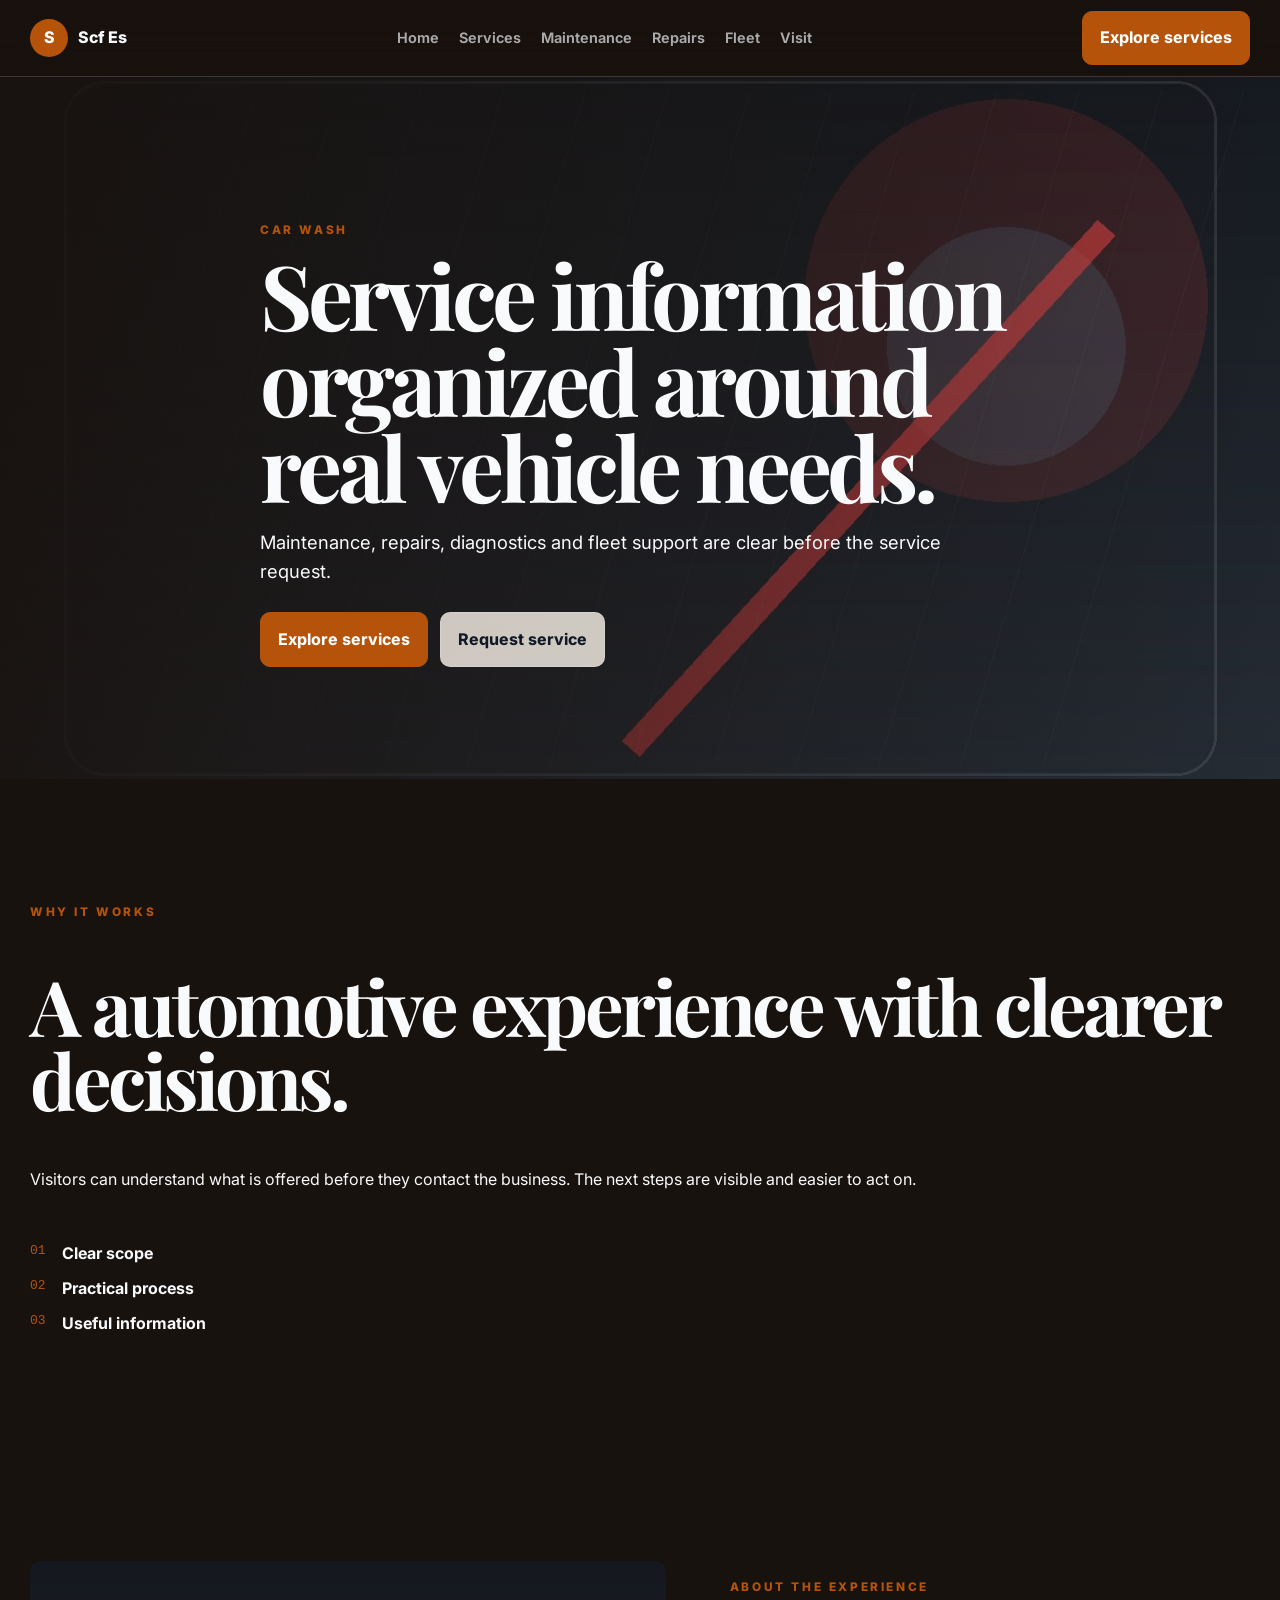
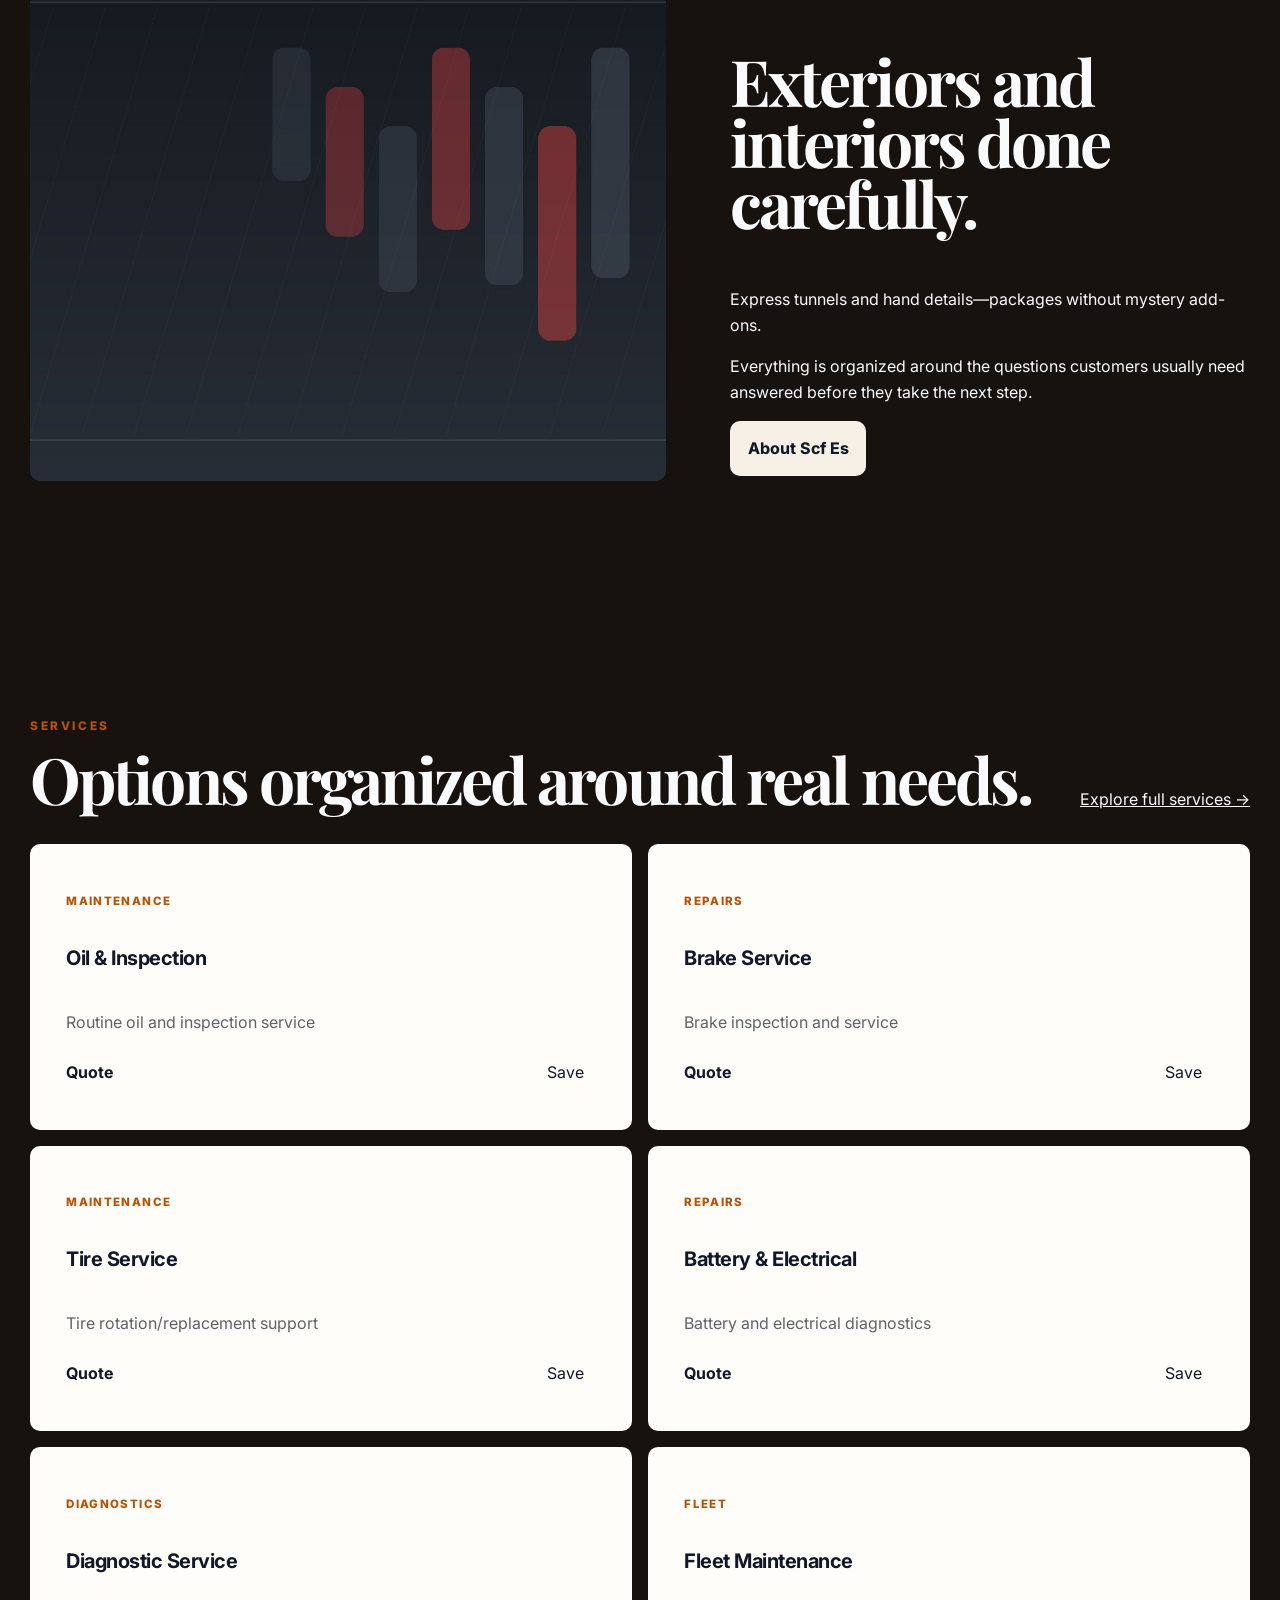
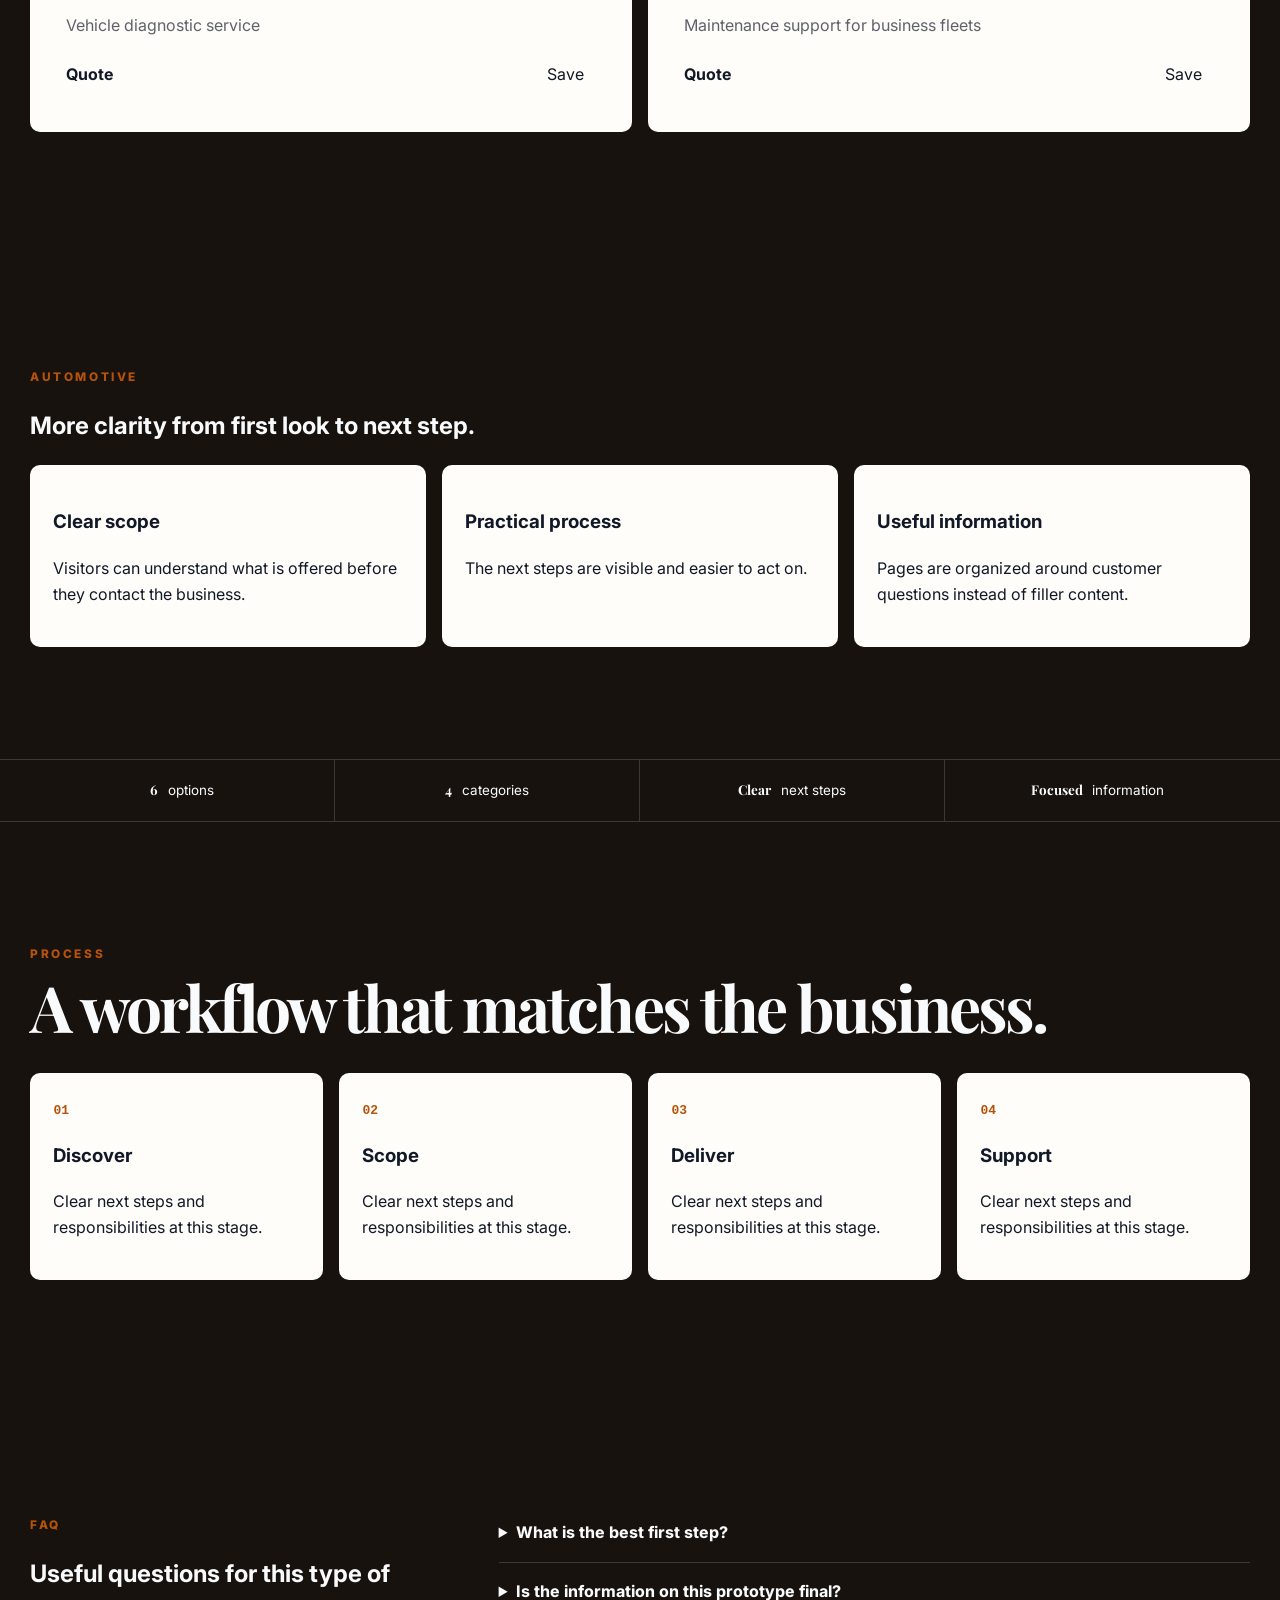
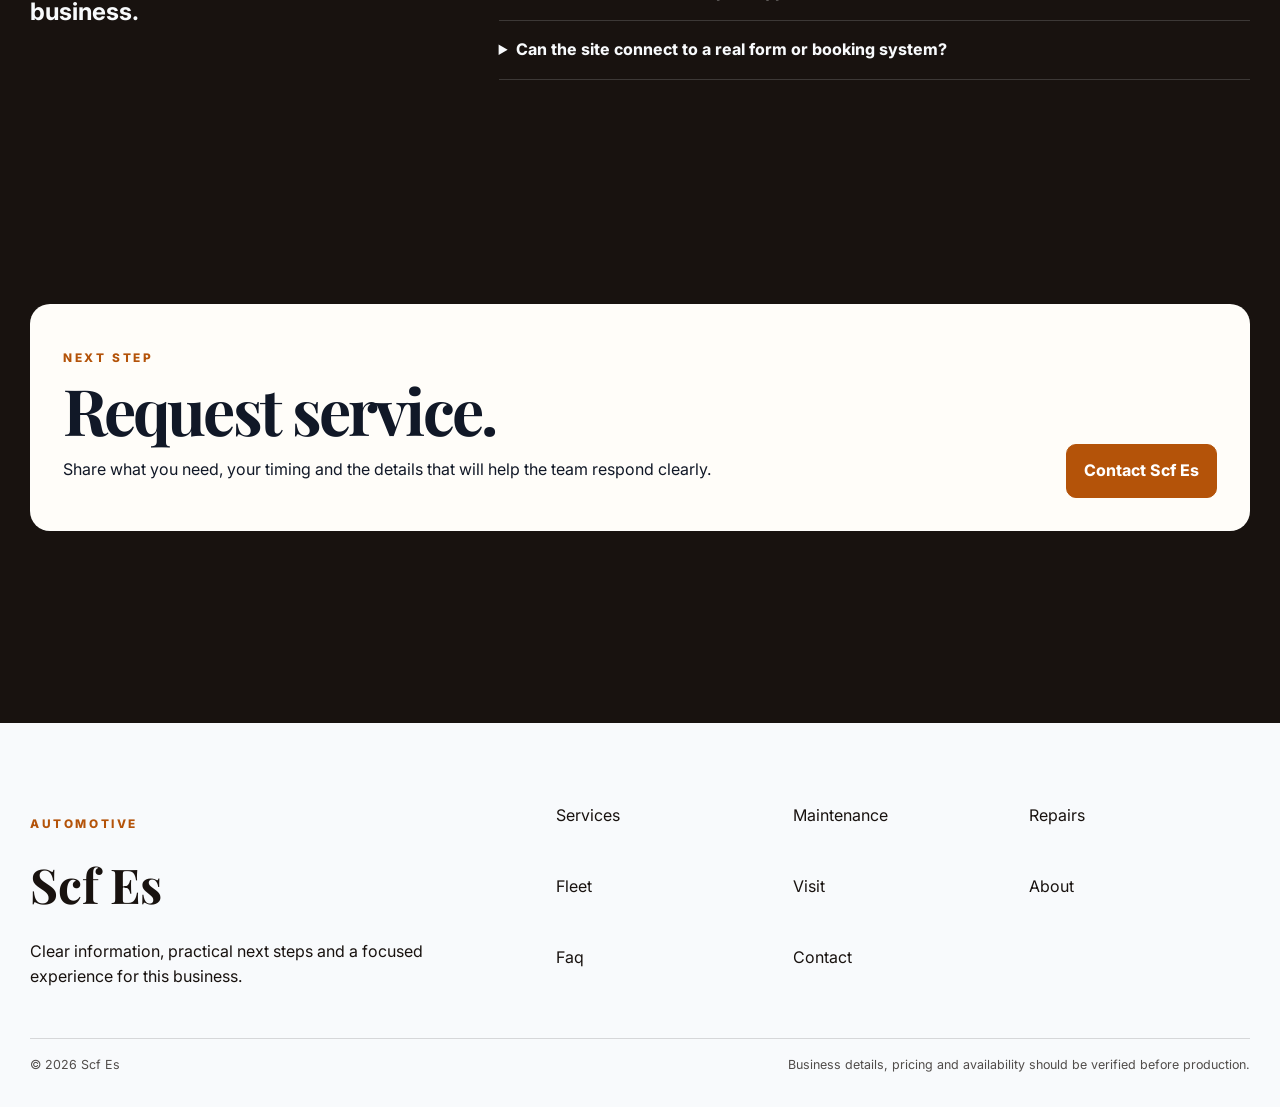
<file: index.html>
<!doctype html><html lang="en"><head><meta charset="utf-8"><meta name="viewport" content="width=device-width,initial-scale=1"><title>Home | Scf Es</title><meta name="description" content="Scf Es — Home. Exteriors and interiors done carefully.."><meta name="theme-color" content="#18120f"><meta property="og:title" content="Home | Scf Es"><meta property="og:description" content="Scf Es — Home. Exteriors and interiors done carefully.."><meta property="og:image" content="assets/hero.jpg"><meta name="twitter:card" content="summary_large_image"><link rel="preconnect" href="https://fonts.googleapis.com"><link rel="preconnect" href="https://fonts.gstatic.com" crossorigin><link href="https://fonts.googleapis.com/css2?family=Inter:wght@400;500;600;700;800&family=Playfair+Display:wght@500;600;700;800&display=swap" rel="stylesheet"><link rel="stylesheet" href="styles.css"><link rel="icon" href="favicon.svg" type="image/svg+xml"><script type="application/ld+json">{"@context": "https://schema.org", "@type": "Organization", "name": "Scf Es", "description": "Scf Es \u2014 Home. Exteriors and interiors done carefully..", "url": "https://example.invalid", "knowsAbout": ["Automotive"]}</script></head><body class="arch-luxury hero-editorial_type nav-centered cards-stacked density-airy" data-arch="luxury"><header class="site-header"><div class="shell nav-shell"><a class="brand" href="index.html"><span class="brand-mark">S</span><span>Scf Es</span></a><button class="menu-toggle" type="button" data-nav-toggle aria-expanded="false">Menu</button><nav data-nav><a href="index.html">Home</a><a href="services.html">Services</a><a href="maintenance.html">Maintenance</a><a href="repairs.html">Repairs</a><a href="fleet.html">Fleet</a><a href="visit.html">Visit</a></nav><a class="nav-cta" href="contact.html">Explore services</a></div></header><main><section class="home-hero section-hero"><div class="hero-media"><img src="assets/hero.jpg" alt="Car Wash brand visual"></div><div class="hero-shade"></div><div class="shell hero-copy"><p class="eyebrow">CAR WASH</p><h1>Service information organized around real vehicle needs.</h1><p>Maintenance, repairs, diagnostics and fleet support are clear before the service request.</p><div class="actions"><a class="btn primary" href="services.html">Explore services</a><a class="btn secondary" href="contact.html">Request service</a></div></div></section><section class="section manifesto"><div class="shell manifesto-grid"><p class="eyebrow">WHY IT WORKS</p><h2>A automotive experience with clearer decisions.</h2><p>Visitors can understand what is offered before they contact the business. The next steps are visible and easier to act on.</p><div class="manifesto-index"><span>01</span><b>Clear scope</b><span>02</span><b>Practical process</b><span>03</span><b>Useful information</b></div></div></section><section class="section story"><div class="shell story-grid"><figure><img src="assets/detail.jpg" alt="Automotive detail"></figure><div><p class="eyebrow">ABOUT THE EXPERIENCE</p><h2>Exteriors and interiors done carefully.</h2><p>Express tunnels and hand details—packages without mystery add-ons.</p><p>Everything is organized around the questions customers usually need answered before they take the next step.</p><a class="btn tertiary" href="about.html">About Scf Es</a></div></div></section><section class="section catalog-preview"><div class="shell"><div class="section-head"><div><p class="eyebrow">SERVICES</p><h2>Options organized around real needs.</h2></div><a href="services.html">Explore full services →</a></div><div class="catalog-grid"><article class="catalog-card" data-category="Maintenance"><p class="catalog-category">Maintenance</p><h3>Oil &amp; Inspection</h3><p>Routine oil and inspection service</p><div class="catalog-meta"><strong>Quote</strong><button type="button" data-save-item="Oil &amp; Inspection">Save</button></div></article><article class="catalog-card" data-category="Repairs"><p class="catalog-category">Repairs</p><h3>Brake Service</h3><p>Brake inspection and service</p><div class="catalog-meta"><strong>Quote</strong><button type="button" data-save-item="Brake Service">Save</button></div></article><article class="catalog-card" data-category="Maintenance"><p class="catalog-category">Maintenance</p><h3>Tire Service</h3><p>Tire rotation/replacement support</p><div class="catalog-meta"><strong>Quote</strong><button type="button" data-save-item="Tire Service">Save</button></div></article><article class="catalog-card" data-category="Repairs"><p class="catalog-category">Repairs</p><h3>Battery &amp; Electrical</h3><p>Battery and electrical diagnostics</p><div class="catalog-meta"><strong>Quote</strong><button type="button" data-save-item="Battery &amp; Electrical">Save</button></div></article><article class="catalog-card" data-category="Diagnostics"><p class="catalog-category">Diagnostics</p><h3>Diagnostic Service</h3><p>Vehicle diagnostic service</p><div class="catalog-meta"><strong>Quote</strong><button type="button" data-save-item="Diagnostic Service">Save</button></div></article><article class="catalog-card" data-category="Fleet"><p class="catalog-category">Fleet</p><h3>Fleet Maintenance</h3><p>Maintenance support for business fleets</p><div class="catalog-meta"><strong>Quote</strong><button type="button" data-save-item="Fleet Maintenance">Save</button></div></article></div></div></section><section class="section model-feature"><div class="shell"><p class="eyebrow">AUTOMOTIVE</p><h2>More clarity from first look to next step.</h2><div class="feature-grid"><article><h3>Clear scope</h3><p>Visitors can understand what is offered before they contact the business.</p></article><article><h3>Practical process</h3><p>The next steps are visible and easier to act on.</p></article><article><h3>Useful information</h3><p>Pages are organized around customer questions instead of filler content.</p></article></div></div></section><section class="proof-strip"><div class="shell proof-grid"><span><b>6</b> options</span><span><b>4</b> categories</span><span><b>Clear</b> next steps</span><span><b>Focused</b> information</span></div></section><section class="section process"><div class="shell"><div class="section-head"><div><p class="eyebrow">PROCESS</p><h2>A workflow that matches the business.</h2></div></div><div class="process-grid"><article><b>01</b><h3>Discover</h3><p>Clear next steps and responsibilities at this stage.</p></article><article><b>02</b><h3>Scope</h3><p>Clear next steps and responsibilities at this stage.</p></article><article><b>03</b><h3>Deliver</h3><p>Clear next steps and responsibilities at this stage.</p></article><article><b>04</b><h3>Support</h3><p>Clear next steps and responsibilities at this stage.</p></article></div></div></section><section class="section faq"><div class="shell faq-grid"><div><p class="eyebrow">FAQ</p><h2>Useful questions for this type of business.</h2></div><div class="faq-list"><details><summary>What is the best first step?</summary><p>Start with the primary contact path and share the specific outcome, timing and constraints involved.</p></details><details><summary>Is the information on this prototype final?</summary><p>No. Pricing, availability, policies and business details marked as demo should be verified before production.</p></details><details><summary>Can the site connect to a real form or booking system?</summary><p>Yes. Demo forms are intentionally non-transmitting until a real endpoint or workflow is configured.</p></details></div></div></section><section class="section final-cta"><div class="shell cta-panel"><div><p class="eyebrow">NEXT STEP</p><h2>Request service.</h2><p>Share what you need, your timing and the details that will help the team respond clearly.</p></div><a class="btn primary" href="contact.html">Contact Scf Es</a></div></section></main><footer class="site-footer"><div class="shell footer-main"><div><p class="eyebrow">Automotive</p><h2>Scf Es</h2><p>Clear information, practical next steps and a focused experience for this business.</p></div><div class="footer-links"><a href="services.html">Services</a><a href="maintenance.html">Maintenance</a><a href="repairs.html">Repairs</a><a href="fleet.html">Fleet</a><a href="visit.html">Visit</a><a href="about.html">About</a><a href="faq.html">Faq</a><a href="contact.html">Contact</a></div></div><div class="shell footer-bottom"><span>© 2026 Scf Es</span><span>Business details, pricing and availability should be verified before production.</span></div></footer><div class="toast" data-toast></div><script src="site.js"></script></body></html>
</file>
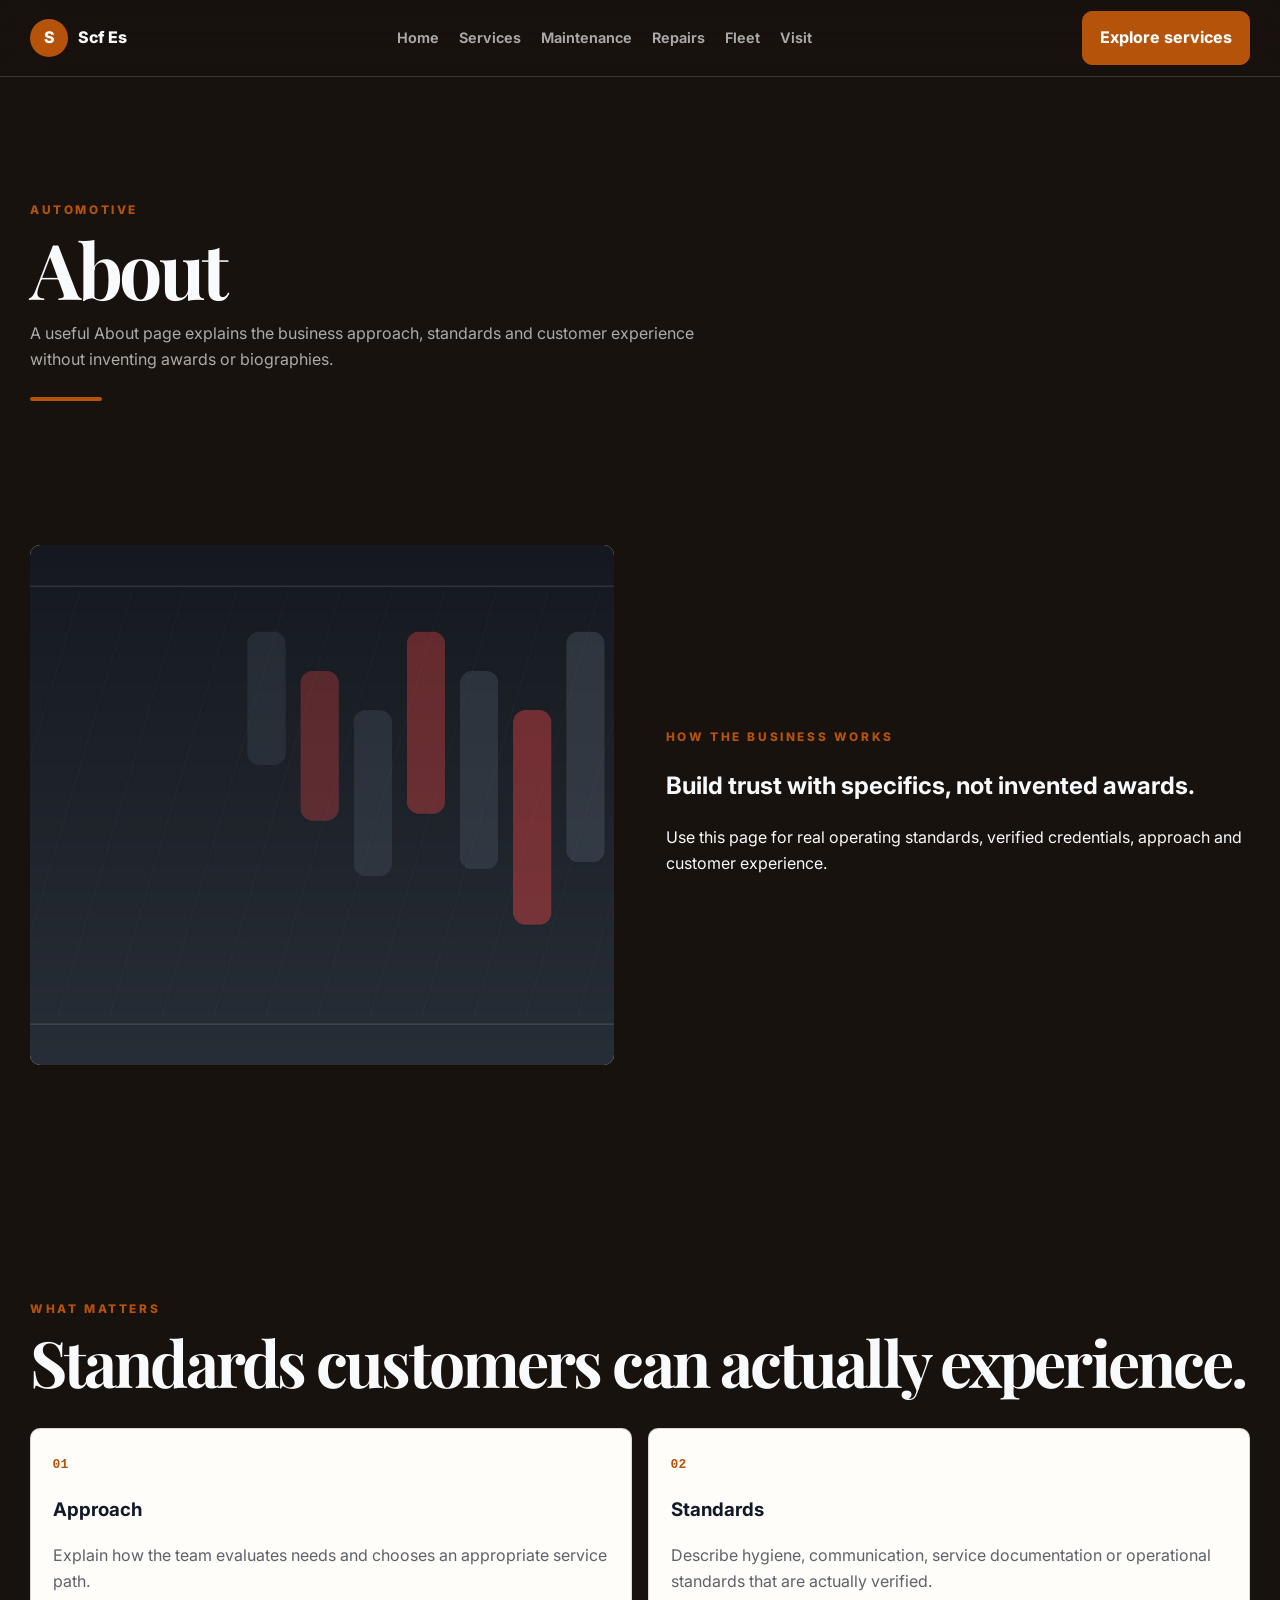
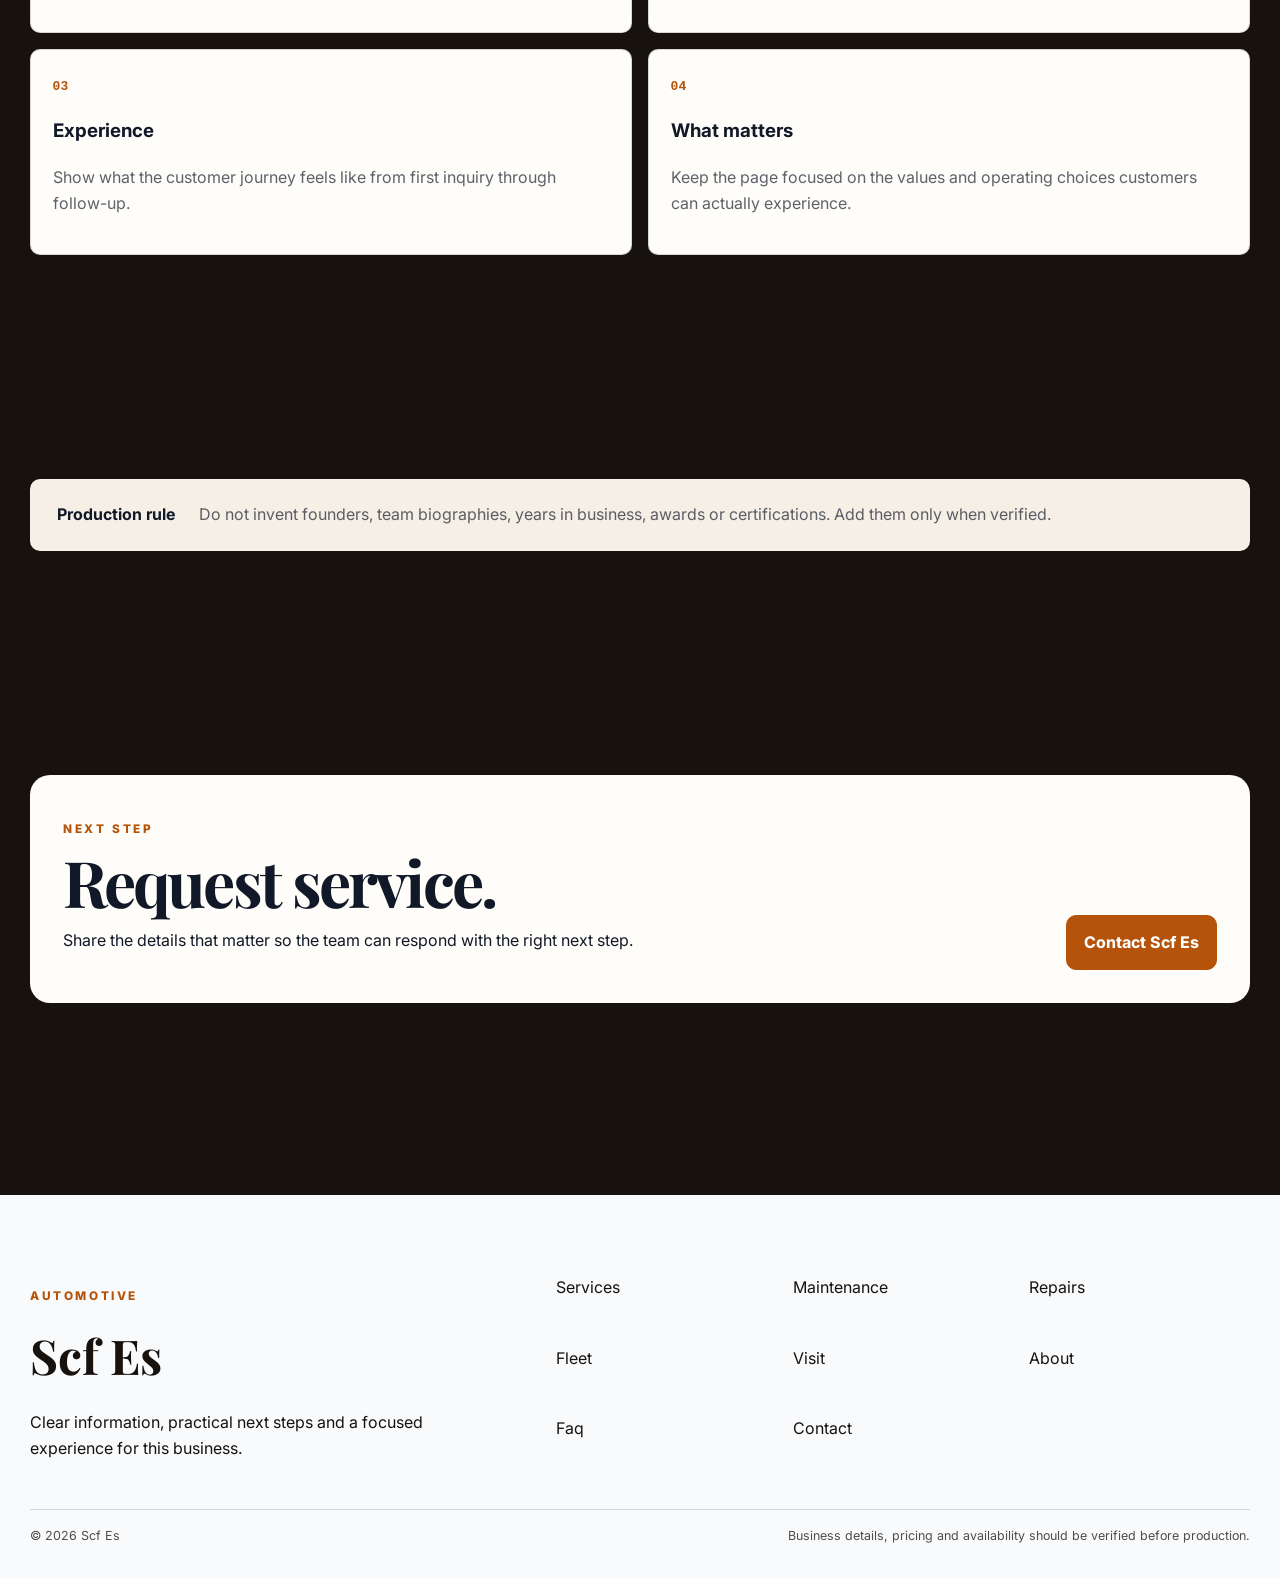
<file: about.html>
<!doctype html><html lang="en"><head><meta charset="utf-8"><meta name="viewport" content="width=device-width,initial-scale=1"><title>About | Scf Es</title><meta name="description" content="Scf Es — About. Exteriors and interiors done carefully.."><meta name="theme-color" content="#18120f"><meta property="og:title" content="About | Scf Es"><meta property="og:description" content="Scf Es — About. Exteriors and interiors done carefully.."><meta property="og:image" content="assets/hero.jpg"><meta name="twitter:card" content="summary_large_image"><link rel="preconnect" href="https://fonts.googleapis.com"><link rel="preconnect" href="https://fonts.gstatic.com" crossorigin><link href="https://fonts.googleapis.com/css2?family=Inter:wght@400;500;600;700;800&family=Playfair+Display:wght@500;600;700;800&display=swap" rel="stylesheet"><link rel="stylesheet" href="styles.css"><link rel="icon" href="favicon.svg" type="image/svg+xml"><script type="application/ld+json">{"@context": "https://schema.org", "@type": "Organization", "name": "Scf Es", "description": "Scf Es \u2014 About. Exteriors and interiors done carefully..", "url": "https://example.invalid", "knowsAbout": ["Automotive"]}</script></head><body class="arch-luxury hero-editorial_type nav-centered cards-stacked density-airy" data-arch="luxury"><header class="site-header"><div class="shell nav-shell"><a class="brand" href="index.html"><span class="brand-mark">S</span><span>Scf Es</span></a><button class="menu-toggle" type="button" data-nav-toggle aria-expanded="false">Menu</button><nav data-nav><a href="index.html">Home</a><a href="services.html">Services</a><a href="maintenance.html">Maintenance</a><a href="repairs.html">Repairs</a><a href="fleet.html">Fleet</a><a href="visit.html">Visit</a></nav><a class="nav-cta" href="contact.html">Explore services</a></div></header><main><section class="page-hero shell internal-hero internal-about"><p class="eyebrow">AUTOMOTIVE</p><h1>About</h1><p>A useful About page explains the business approach, standards and customer experience without inventing awards or biographies.</p></section><section class="section about-story"><div class="shell media-callout"><figure class="visual-frame" data-visual-frame><img src="assets/detail.jpg" alt="Scf Es story" loading="lazy" data-safe-image></figure><div><p class="eyebrow">HOW THE BUSINESS WORKS</p><h2>Build trust with specifics, not invented awards.</h2><p>Use this page for real operating standards, verified credentials, approach and customer experience.</p></div></div></section><section class="section values-section"><div class="shell"><div class="section-head"><div><p class="eyebrow">WHAT MATTERS</p><h2>Standards customers can actually experience.</h2></div></div><div class="values-grid"><article class="subpage-card"><span>01</span><h3>Approach</h3><p>Explain how the team evaluates needs and chooses an appropriate service path.</p></article><article class="subpage-card"><span>02</span><h3>Standards</h3><p>Describe hygiene, communication, service documentation or operational standards that are actually verified.</p></article><article class="subpage-card"><span>03</span><h3>Experience</h3><p>Show what the customer journey feels like from first inquiry through follow-up.</p></article><article class="subpage-card"><span>04</span><h3>What matters</h3><p>Keep the page focused on the values and operating choices customers can actually experience.</p></article></div></div></section><section class="section about-proof"><div class="shell info-band"><b>Production rule</b><p>Do not invent founders, team biographies, years in business, awards or certifications. Add them only when verified.</p></div></section><section class="section internal-cta"><div class="shell cta-panel"><div><p class="eyebrow">NEXT STEP</p><h2>Request service.</h2><p>Share the details that matter so the team can respond with the right next step.</p></div><a class="btn primary" href="contact.html">Contact Scf Es</a></div></section></main><footer class="site-footer"><div class="shell footer-main"><div><p class="eyebrow">Automotive</p><h2>Scf Es</h2><p>Clear information, practical next steps and a focused experience for this business.</p></div><div class="footer-links"><a href="services.html">Services</a><a href="maintenance.html">Maintenance</a><a href="repairs.html">Repairs</a><a href="fleet.html">Fleet</a><a href="visit.html">Visit</a><a href="about.html">About</a><a href="faq.html">Faq</a><a href="contact.html">Contact</a></div></div><div class="shell footer-bottom"><span>© 2026 Scf Es</span><span>Business details, pricing and availability should be verified before production.</span></div></footer><div class="toast" data-toast></div><script src="site.js"></script></body></html>
</file>
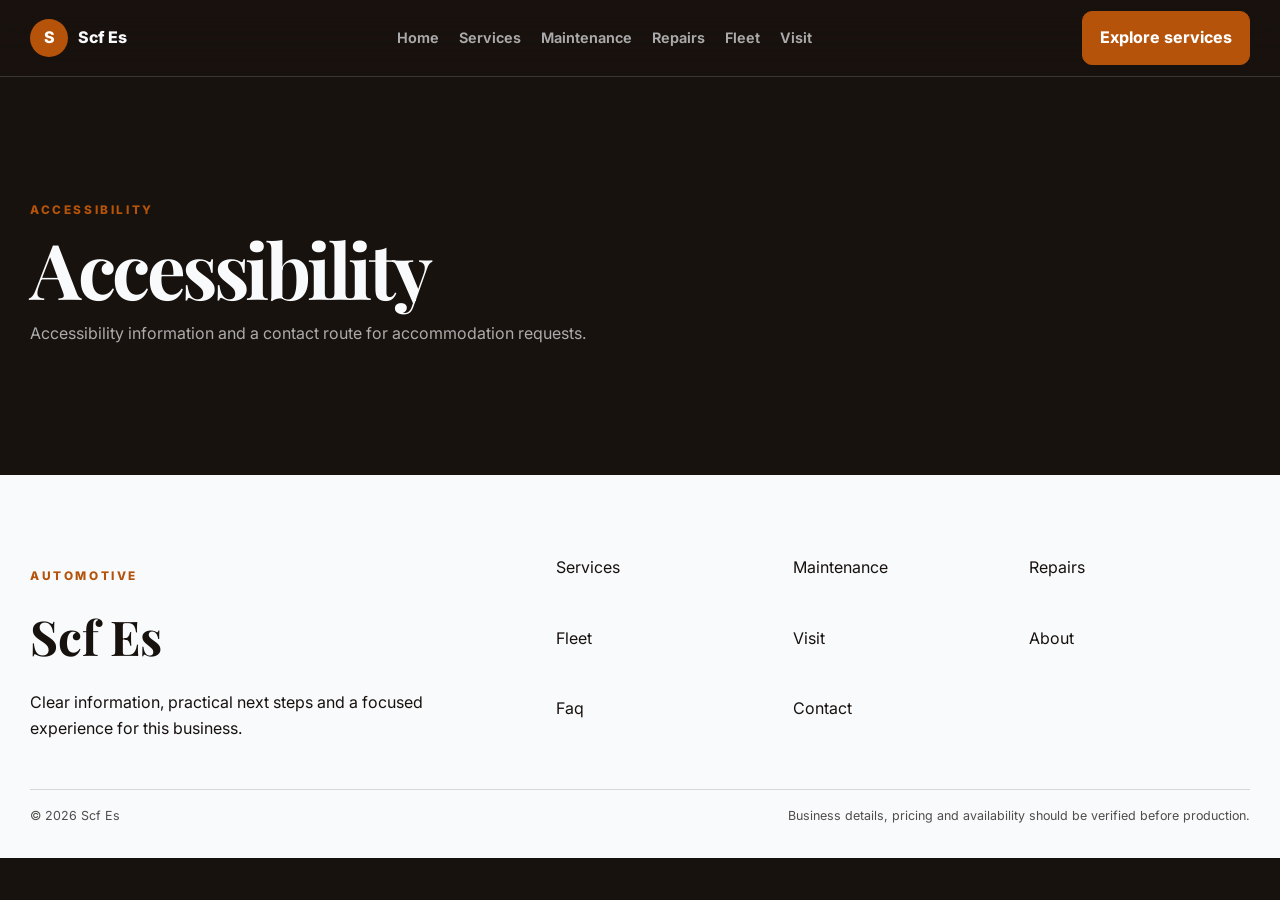
<file: accessibility.html>
<!doctype html><html lang="en"><head><meta charset="utf-8"><meta name="viewport" content="width=device-width,initial-scale=1"><title>Accessibility | Scf Es</title><meta name="description" content="Accessibility information and a contact route for accommodation requests."><meta name="theme-color" content="#18120f"><meta property="og:title" content="Accessibility | Scf Es"><meta property="og:description" content="Accessibility information and a contact route for accommodation requests."><meta property="og:image" content="assets/hero.jpg"><meta name="twitter:card" content="summary_large_image"><link rel="preconnect" href="https://fonts.googleapis.com"><link rel="preconnect" href="https://fonts.gstatic.com" crossorigin><link href="https://fonts.googleapis.com/css2?family=Inter:wght@400;500;600;700;800&family=Playfair+Display:wght@500;600;700;800&display=swap" rel="stylesheet"><link rel="stylesheet" href="styles.css"><link rel="icon" href="favicon.svg" type="image/svg+xml"><script type="application/ld+json">{"@context": "https://schema.org", "@type": "Organization", "name": "Scf Es", "description": "Accessibility information and a contact route for accommodation requests.", "url": "https://example.invalid", "knowsAbout": ["Automotive"]}</script></head><body class="arch-luxury hero-editorial_type nav-centered cards-stacked density-airy" data-arch="luxury"><header class="site-header"><div class="shell nav-shell"><a class="brand" href="index.html"><span class="brand-mark">S</span><span>Scf Es</span></a><button class="menu-toggle" type="button" data-nav-toggle aria-expanded="false">Menu</button><nav data-nav><a href="index.html">Home</a><a href="services.html">Services</a><a href="maintenance.html">Maintenance</a><a href="repairs.html">Repairs</a><a href="fleet.html">Fleet</a><a href="visit.html">Visit</a></nav><a class="nav-cta" href="contact.html">Explore services</a></div></header><main><section class="page-hero shell"><p class="eyebrow">ACCESSIBILITY</p><h1>Accessibility</h1><p>Accessibility information and a contact route for accommodation requests.</p></section></main><footer class="site-footer"><div class="shell footer-main"><div><p class="eyebrow">Automotive</p><h2>Scf Es</h2><p>Clear information, practical next steps and a focused experience for this business.</p></div><div class="footer-links"><a href="services.html">Services</a><a href="maintenance.html">Maintenance</a><a href="repairs.html">Repairs</a><a href="fleet.html">Fleet</a><a href="visit.html">Visit</a><a href="about.html">About</a><a href="faq.html">Faq</a><a href="contact.html">Contact</a></div></div><div class="shell footer-bottom"><span>© 2026 Scf Es</span><span>Business details, pricing and availability should be verified before production.</span></div></footer><div class="toast" data-toast></div><script src="site.js"></script></body></html>
</file>
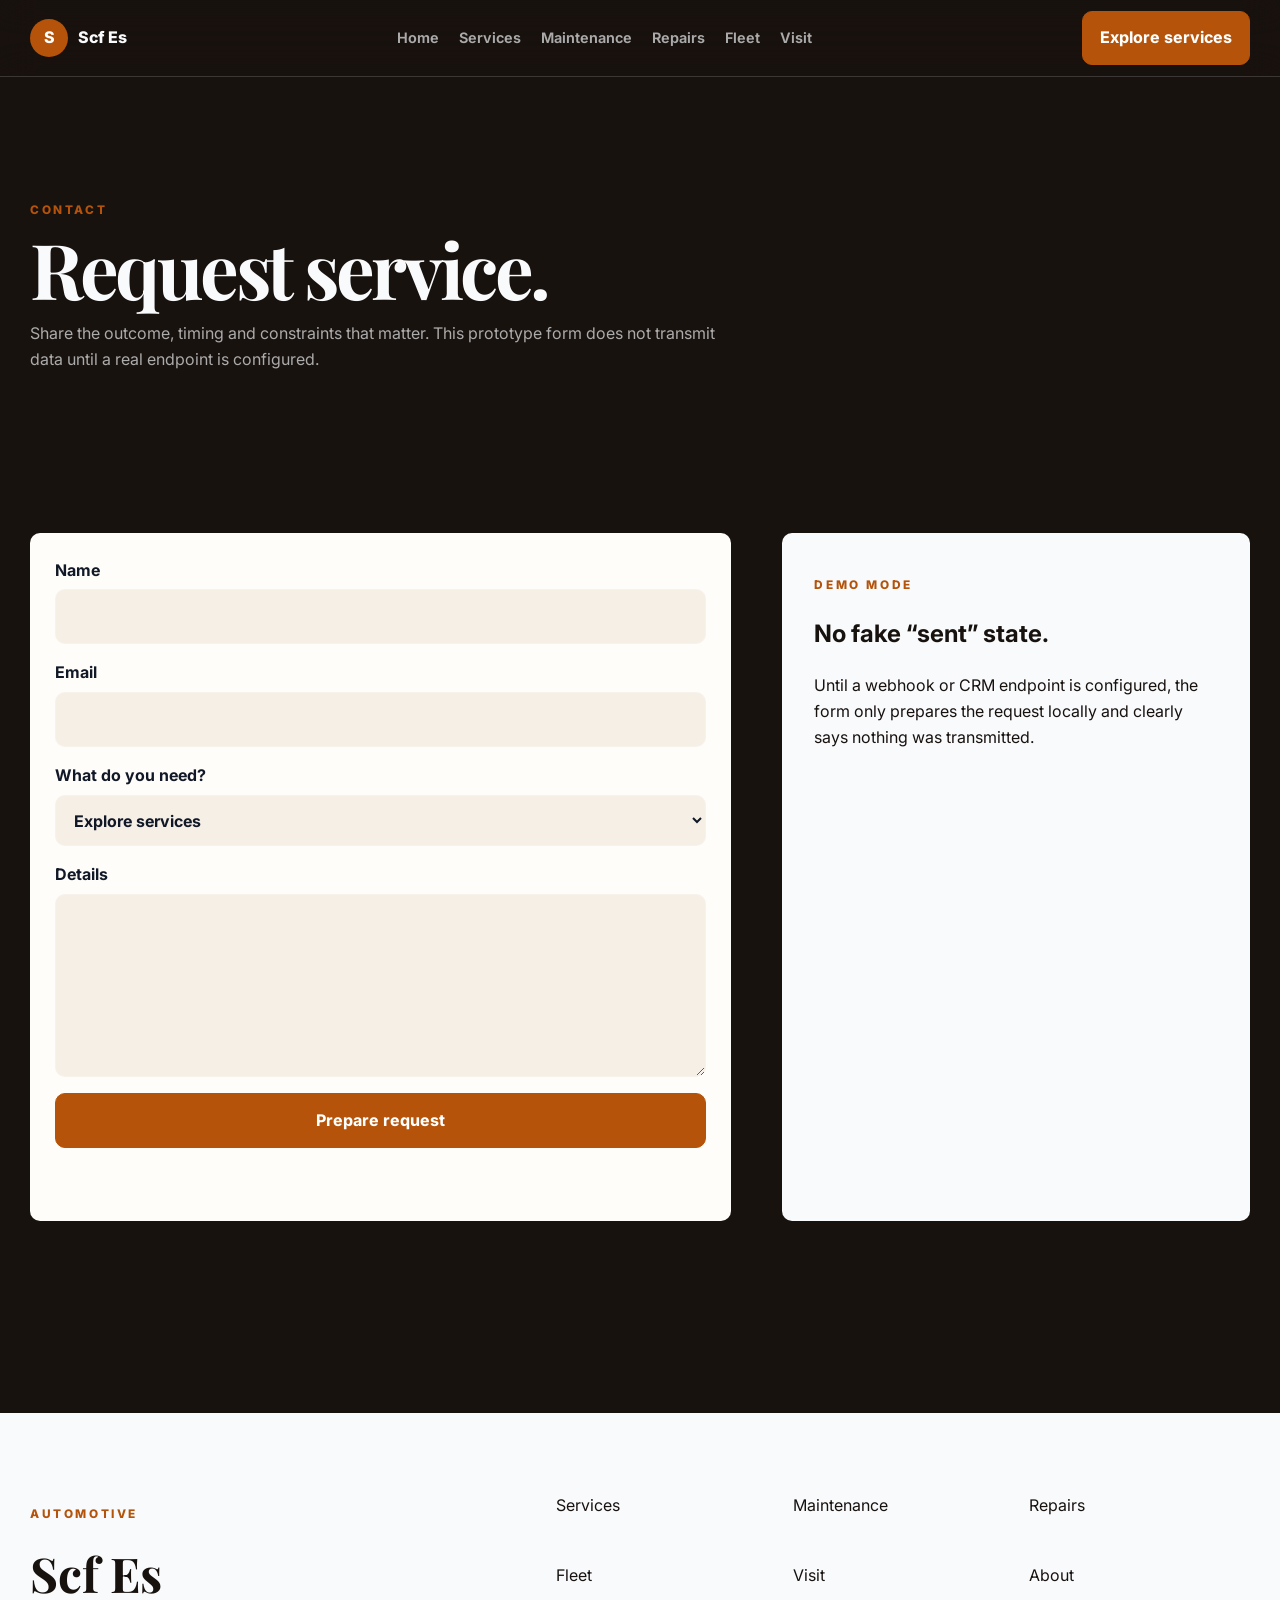
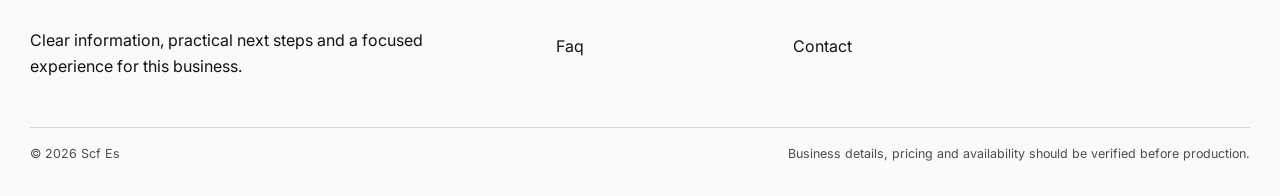
<file: contact.html>
<!doctype html><html lang="en"><head><meta charset="utf-8"><meta name="viewport" content="width=device-width,initial-scale=1"><title>Contact | Scf Es</title><meta name="description" content="Scf Es — Contact. Exteriors and interiors done carefully.."><meta name="theme-color" content="#18120f"><meta property="og:title" content="Contact | Scf Es"><meta property="og:description" content="Scf Es — Contact. Exteriors and interiors done carefully.."><meta property="og:image" content="assets/hero.jpg"><meta name="twitter:card" content="summary_large_image"><link rel="preconnect" href="https://fonts.googleapis.com"><link rel="preconnect" href="https://fonts.gstatic.com" crossorigin><link href="https://fonts.googleapis.com/css2?family=Inter:wght@400;500;600;700;800&family=Playfair+Display:wght@500;600;700;800&display=swap" rel="stylesheet"><link rel="stylesheet" href="styles.css"><link rel="icon" href="favicon.svg" type="image/svg+xml"><script type="application/ld+json">{"@context": "https://schema.org", "@type": "Organization", "name": "Scf Es", "description": "Scf Es \u2014 Contact. Exteriors and interiors done carefully..", "url": "https://example.invalid", "knowsAbout": ["Automotive"]}</script></head><body class="arch-luxury hero-editorial_type nav-centered cards-stacked density-airy" data-arch="luxury"><header class="site-header"><div class="shell nav-shell"><a class="brand" href="index.html"><span class="brand-mark">S</span><span>Scf Es</span></a><button class="menu-toggle" type="button" data-nav-toggle aria-expanded="false">Menu</button><nav data-nav><a href="index.html">Home</a><a href="services.html">Services</a><a href="maintenance.html">Maintenance</a><a href="repairs.html">Repairs</a><a href="fleet.html">Fleet</a><a href="visit.html">Visit</a></nav><a class="nav-cta" href="contact.html">Explore services</a></div></header><main><section class="page-hero shell"><p class="eyebrow">CONTACT</p><h1>Request service.</h1><p>Share the outcome, timing and constraints that matter. This prototype form does not transmit data until a real endpoint is configured.</p></section><section class="section"><div class="shell contact-grid"><form class="contact-form" data-demo-form><label>Name<input name="name" required></label><label>Email<input type="email" name="email" required></label><label>What do you need?<select name="need"><option>Explore services</option><option>Request service</option><option>General question</option></select></label><label>Details<textarea rows="6" name="message" required></textarea></label><button class="btn primary" type="submit">Prepare request</button><p class="form-status" aria-live="polite"></p></form><aside class="contact-aside"><p class="eyebrow">DEMO MODE</p><h2>No fake “sent” state.</h2><p>Until a webhook or CRM endpoint is configured, the form only prepares the request locally and clearly says nothing was transmitted.</p></aside></div></section></main><footer class="site-footer"><div class="shell footer-main"><div><p class="eyebrow">Automotive</p><h2>Scf Es</h2><p>Clear information, practical next steps and a focused experience for this business.</p></div><div class="footer-links"><a href="services.html">Services</a><a href="maintenance.html">Maintenance</a><a href="repairs.html">Repairs</a><a href="fleet.html">Fleet</a><a href="visit.html">Visit</a><a href="about.html">About</a><a href="faq.html">Faq</a><a href="contact.html">Contact</a></div></div><div class="shell footer-bottom"><span>© 2026 Scf Es</span><span>Business details, pricing and availability should be verified before production.</span></div></footer><div class="toast" data-toast></div><script src="site.js"></script></body></html>
</file>
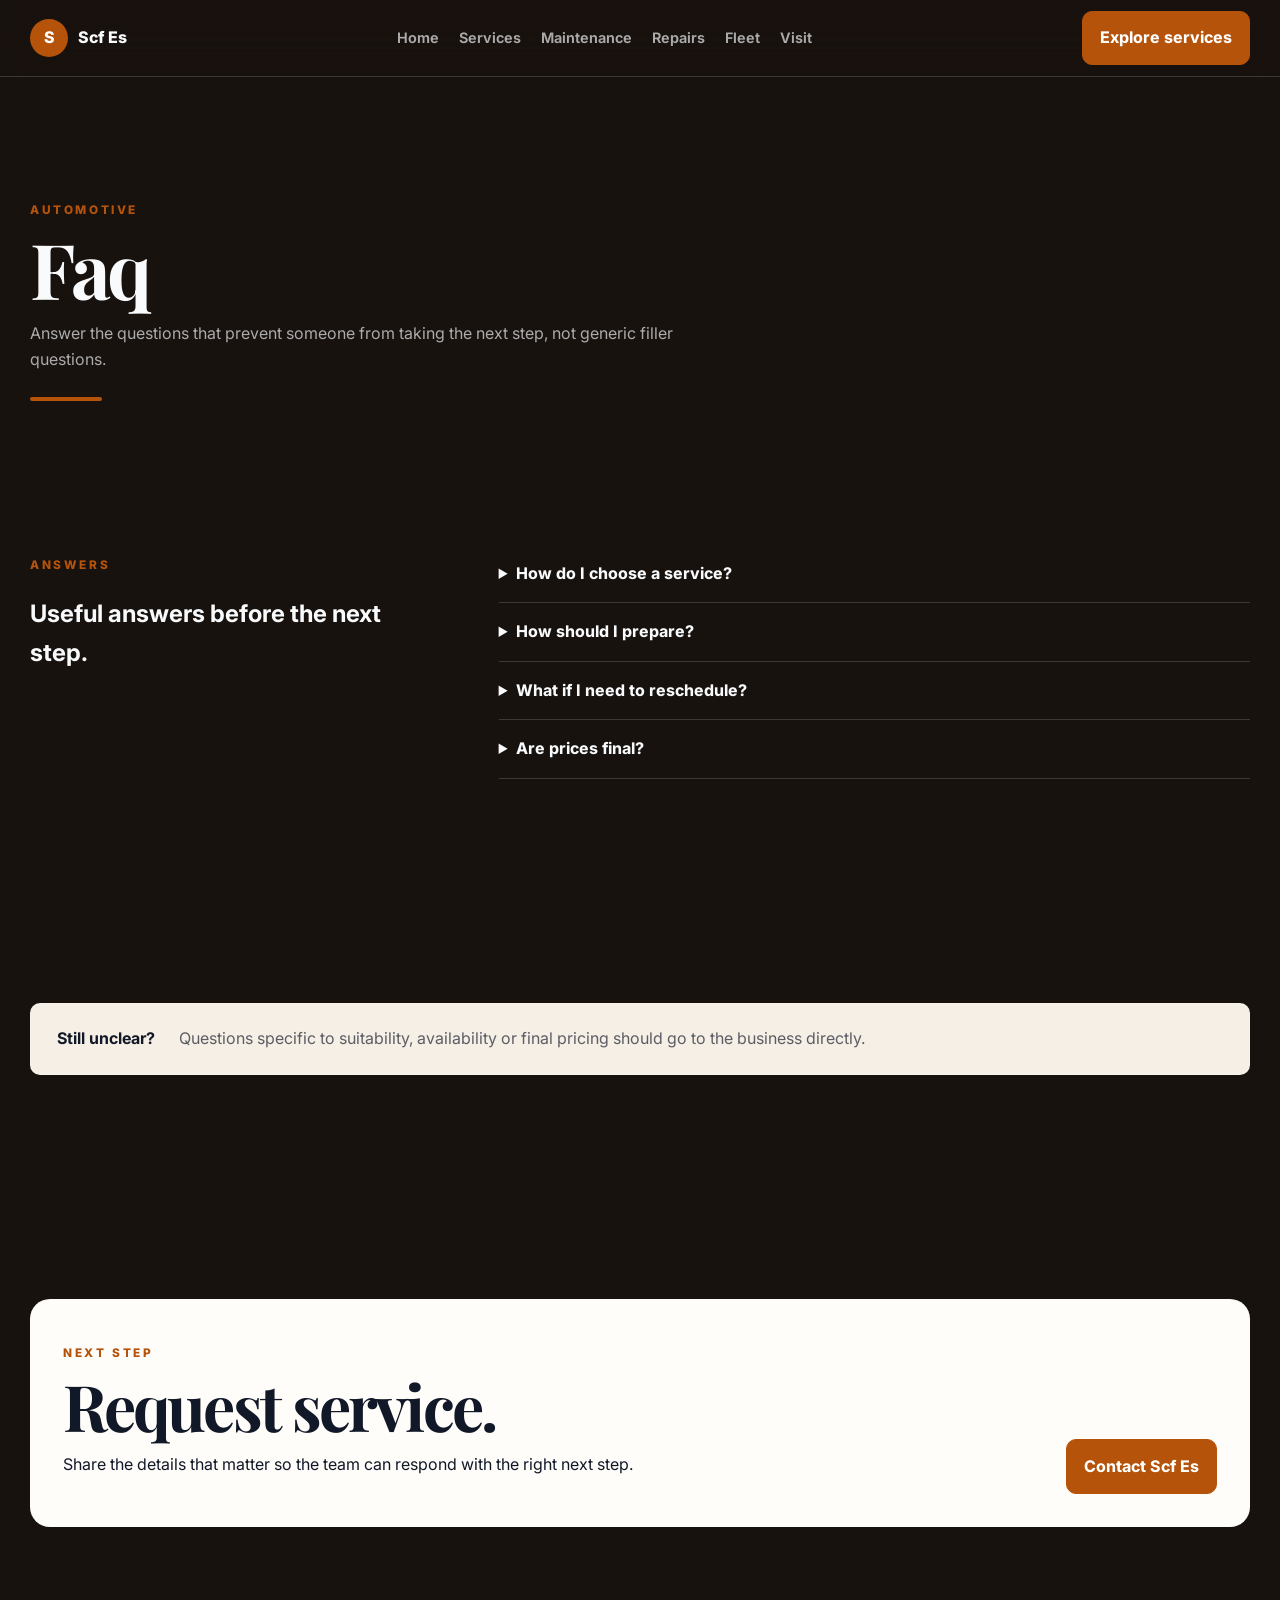
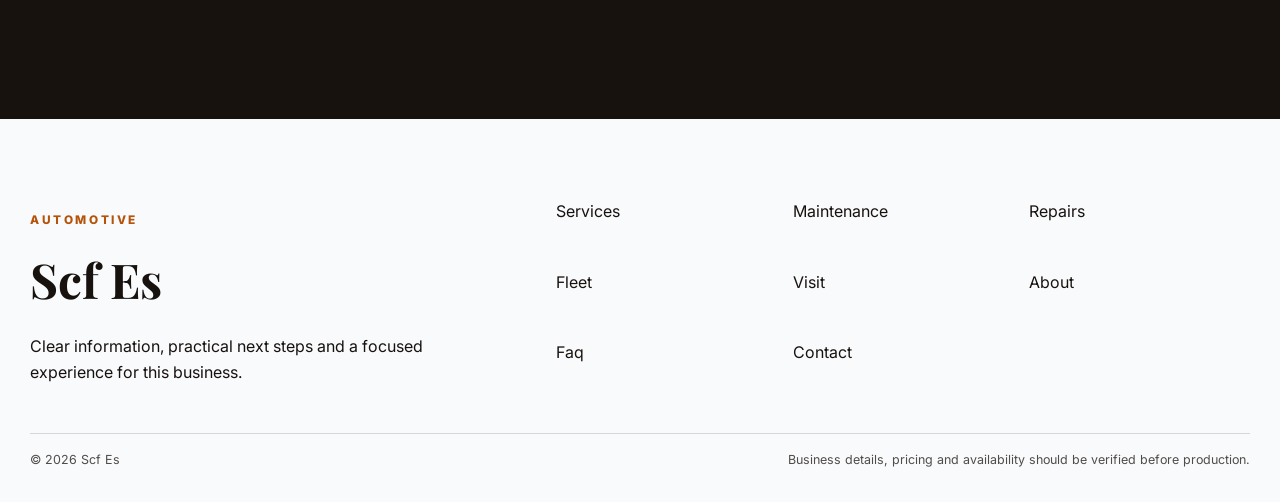
<file: faq.html>
<!doctype html><html lang="en"><head><meta charset="utf-8"><meta name="viewport" content="width=device-width,initial-scale=1"><title>Faq | Scf Es</title><meta name="description" content="Scf Es — Faq. Exteriors and interiors done carefully.."><meta name="theme-color" content="#18120f"><meta property="og:title" content="Faq | Scf Es"><meta property="og:description" content="Scf Es — Faq. Exteriors and interiors done carefully.."><meta property="og:image" content="assets/hero.jpg"><meta name="twitter:card" content="summary_large_image"><link rel="preconnect" href="https://fonts.googleapis.com"><link rel="preconnect" href="https://fonts.gstatic.com" crossorigin><link href="https://fonts.googleapis.com/css2?family=Inter:wght@400;500;600;700;800&family=Playfair+Display:wght@500;600;700;800&display=swap" rel="stylesheet"><link rel="stylesheet" href="styles.css"><link rel="icon" href="favicon.svg" type="image/svg+xml"><script type="application/ld+json">{"@context": "https://schema.org", "@type": "Organization", "name": "Scf Es", "description": "Scf Es \u2014 Faq. Exteriors and interiors done carefully..", "url": "https://example.invalid", "knowsAbout": ["Automotive"]}</script></head><body class="arch-luxury hero-editorial_type nav-centered cards-stacked density-airy" data-arch="luxury"><header class="site-header"><div class="shell nav-shell"><a class="brand" href="index.html"><span class="brand-mark">S</span><span>Scf Es</span></a><button class="menu-toggle" type="button" data-nav-toggle aria-expanded="false">Menu</button><nav data-nav><a href="index.html">Home</a><a href="services.html">Services</a><a href="maintenance.html">Maintenance</a><a href="repairs.html">Repairs</a><a href="fleet.html">Fleet</a><a href="visit.html">Visit</a></nav><a class="nav-cta" href="contact.html">Explore services</a></div></header><main><section class="page-hero shell internal-hero internal-faq"><p class="eyebrow">AUTOMOTIVE</p><h1>Faq</h1><p>Answer the questions that prevent someone from taking the next step, not generic filler questions.</p></section><section class="section faq-full"><div class="shell faq-page-layout"><div><p class="eyebrow">ANSWERS</p><h2>Useful answers before the next step.</h2></div><div class="faq-list"><details><summary>How do I choose a service?</summary><p>Start with the goal you want to discuss and use the consultation path when suitability is not obvious.</p></details><details><summary>How should I prepare?</summary><p>Preparation varies by service. Publish verified instructions on the relevant treatment or visit page.</p></details><details><summary>What if I need to reschedule?</summary><p>The final site should publish the real cancellation and rescheduling policy before launch.</p></details><details><summary>Are prices final?</summary><p>Any demo or starting prices must be replaced or verified before the site is used in production.</p></details></div></div></section><section class="section faq-guide"><div class="shell info-band"><b>Still unclear?</b><p>Questions specific to suitability, availability or final pricing should go to the business directly.</p></div></section><section class="section internal-cta"><div class="shell cta-panel"><div><p class="eyebrow">NEXT STEP</p><h2>Request service.</h2><p>Share the details that matter so the team can respond with the right next step.</p></div><a class="btn primary" href="contact.html">Contact Scf Es</a></div></section></main><footer class="site-footer"><div class="shell footer-main"><div><p class="eyebrow">Automotive</p><h2>Scf Es</h2><p>Clear information, practical next steps and a focused experience for this business.</p></div><div class="footer-links"><a href="services.html">Services</a><a href="maintenance.html">Maintenance</a><a href="repairs.html">Repairs</a><a href="fleet.html">Fleet</a><a href="visit.html">Visit</a><a href="about.html">About</a><a href="faq.html">Faq</a><a href="contact.html">Contact</a></div></div><div class="shell footer-bottom"><span>© 2026 Scf Es</span><span>Business details, pricing and availability should be verified before production.</span></div></footer><div class="toast" data-toast></div><script src="site.js"></script></body></html>
</file>
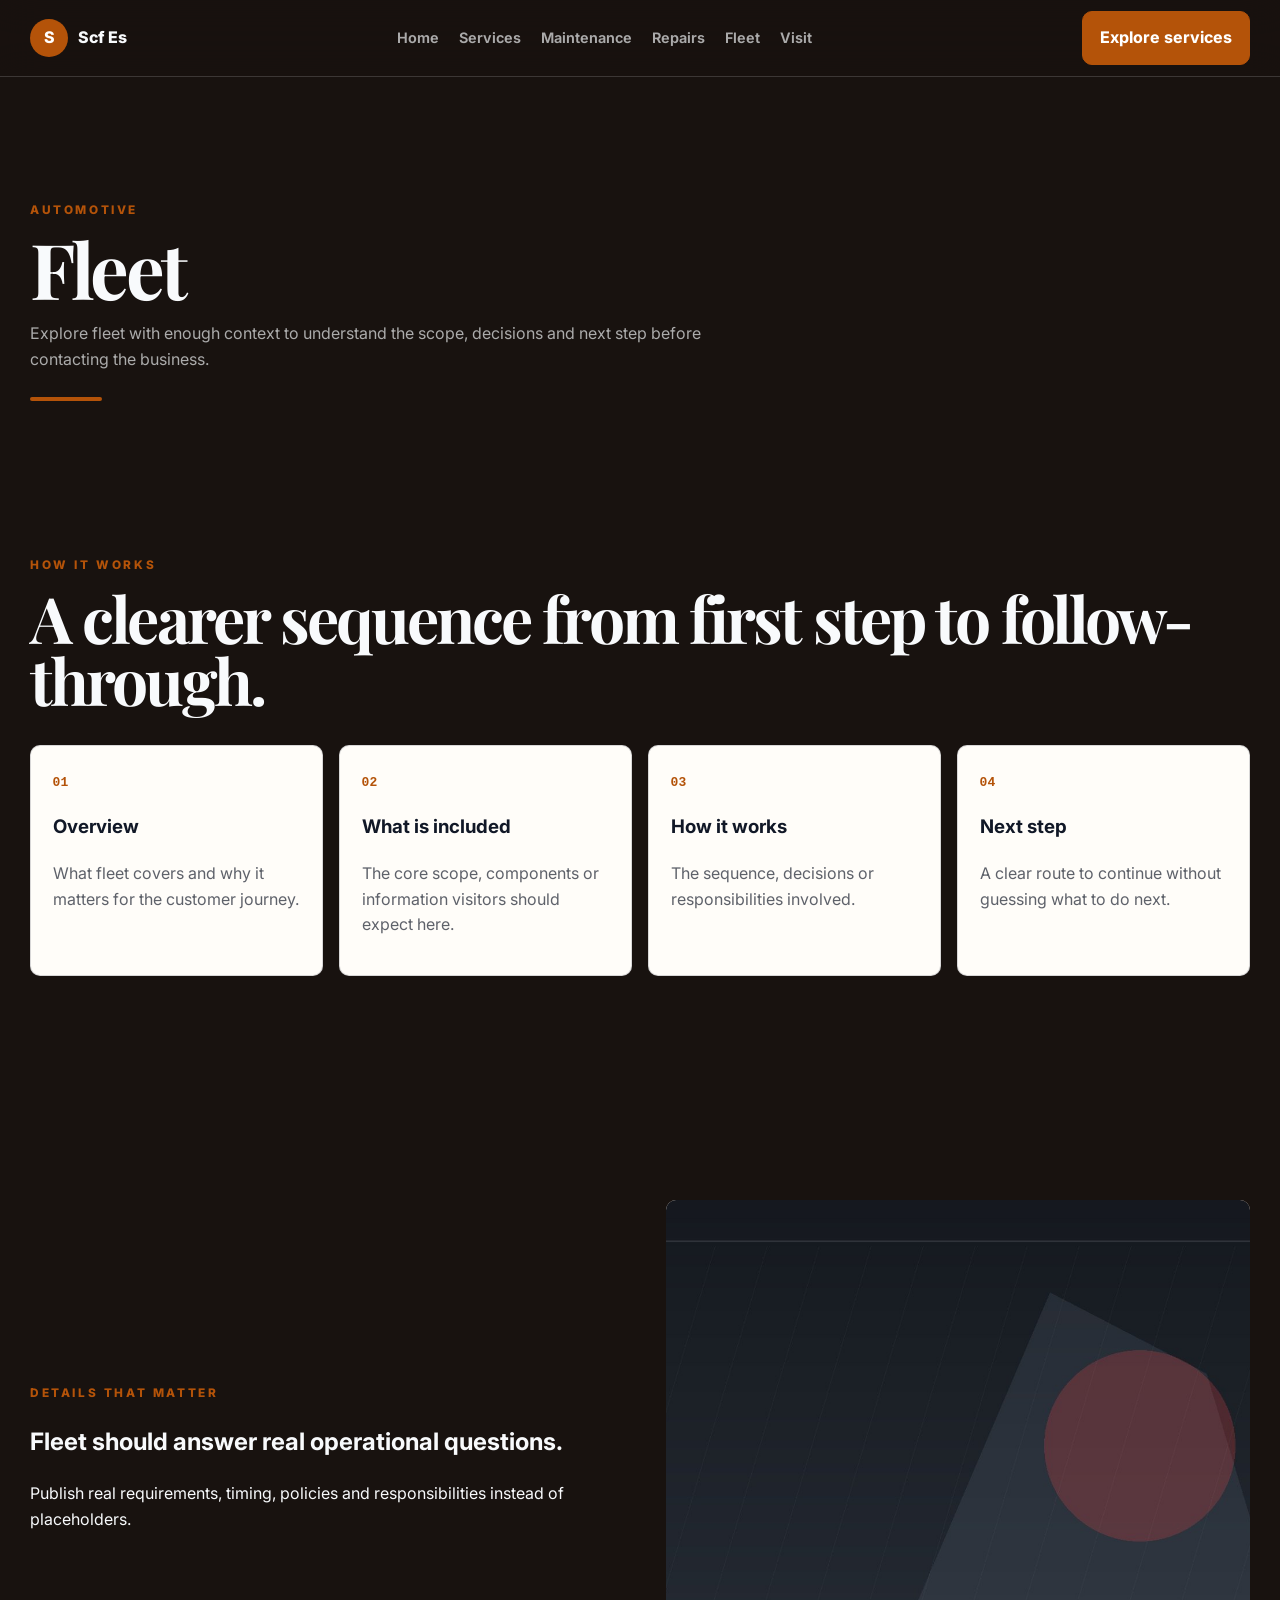
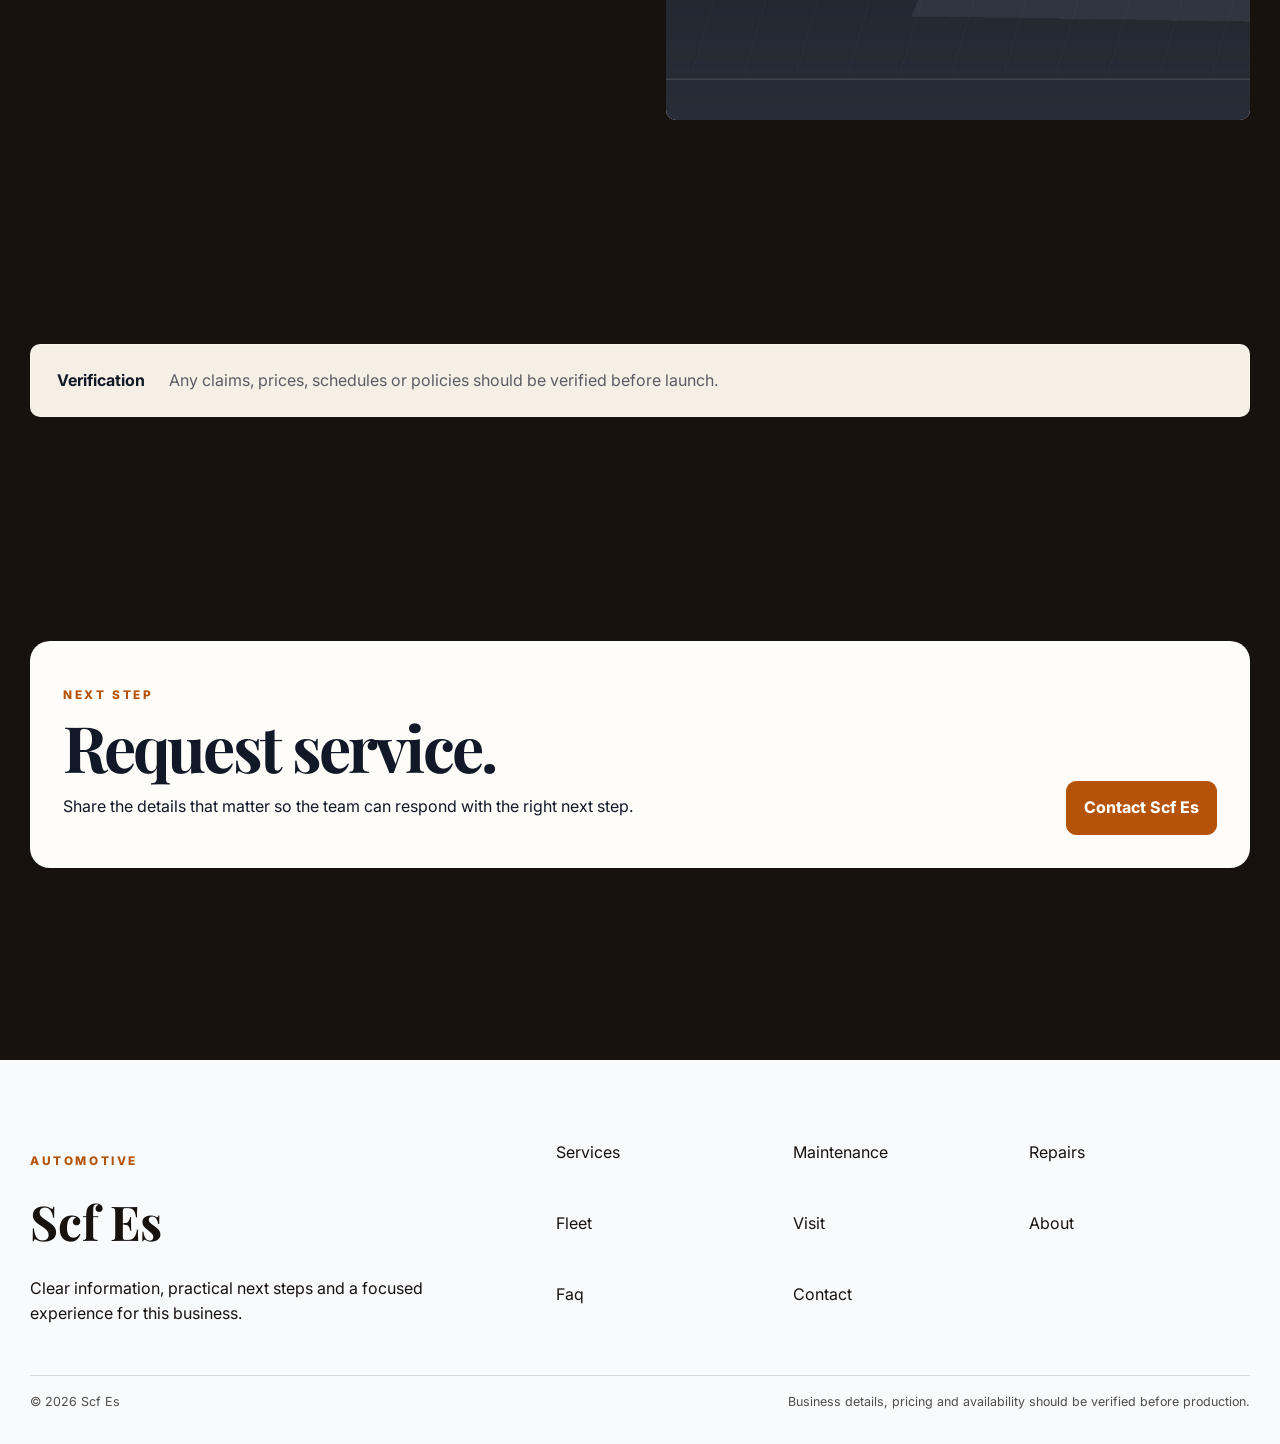
<file: fleet.html>
<!doctype html><html lang="en"><head><meta charset="utf-8"><meta name="viewport" content="width=device-width,initial-scale=1"><title>Fleet | Scf Es</title><meta name="description" content="Scf Es — Fleet. Exteriors and interiors done carefully.."><meta name="theme-color" content="#18120f"><meta property="og:title" content="Fleet | Scf Es"><meta property="og:description" content="Scf Es — Fleet. Exteriors and interiors done carefully.."><meta property="og:image" content="assets/hero.jpg"><meta name="twitter:card" content="summary_large_image"><link rel="preconnect" href="https://fonts.googleapis.com"><link rel="preconnect" href="https://fonts.gstatic.com" crossorigin><link href="https://fonts.googleapis.com/css2?family=Inter:wght@400;500;600;700;800&family=Playfair+Display:wght@500;600;700;800&display=swap" rel="stylesheet"><link rel="stylesheet" href="styles.css"><link rel="icon" href="favicon.svg" type="image/svg+xml"><script type="application/ld+json">{"@context": "https://schema.org", "@type": "Organization", "name": "Scf Es", "description": "Scf Es \u2014 Fleet. Exteriors and interiors done carefully..", "url": "https://example.invalid", "knowsAbout": ["Automotive"]}</script></head><body class="arch-luxury hero-editorial_type nav-centered cards-stacked density-airy" data-arch="luxury"><header class="site-header"><div class="shell nav-shell"><a class="brand" href="index.html"><span class="brand-mark">S</span><span>Scf Es</span></a><button class="menu-toggle" type="button" data-nav-toggle aria-expanded="false">Menu</button><nav data-nav><a href="index.html">Home</a><a href="services.html">Services</a><a href="maintenance.html">Maintenance</a><a href="repairs.html">Repairs</a><a href="fleet.html">Fleet</a><a href="visit.html">Visit</a></nav><a class="nav-cta" href="contact.html">Explore services</a></div></header><main><section class="page-hero shell internal-hero internal-fleet"><p class="eyebrow">AUTOMOTIVE</p><h1>Fleet</h1><p>Explore fleet with enough context to understand the scope, decisions and next step before contacting the business.</p></section><section class="section internal-timeline"><div class="shell"><div class="section-head"><div><p class="eyebrow">HOW IT WORKS</p><h2>A clearer sequence from first step to follow-through.</h2></div></div><div class="timeline-grid"><article class="timeline-card"><b>01</b><h3>Overview</h3><p>What fleet covers and why it matters for the customer journey.</p></article><article class="timeline-card"><b>02</b><h3>What is included</h3><p>The core scope, components or information visitors should expect here.</p></article><article class="timeline-card"><b>03</b><h3>How it works</h3><p>The sequence, decisions or responsibilities involved.</p></article><article class="timeline-card"><b>04</b><h3>Next step</h3><p>A clear route to continue without guessing what to do next.</p></article></div></div></section><section class="section media-band"><div class="shell media-callout"><div><p class="eyebrow">DETAILS THAT MATTER</p><h2>Fleet should answer real operational questions.</h2><p>Publish real requirements, timing, policies and responsibilities instead of placeholders.</p></div><figure class="visual-frame" data-visual-frame><img src="assets/story.jpg" alt="Fleet detail visual" loading="lazy" data-safe-image></figure></div></section><section class="section internal-note"><div class="shell info-band"><b>Verification</b><p>Any claims, prices, schedules or policies should be verified before launch.</p></div></section><section class="section internal-cta"><div class="shell cta-panel"><div><p class="eyebrow">NEXT STEP</p><h2>Request service.</h2><p>Share the details that matter so the team can respond with the right next step.</p></div><a class="btn primary" href="contact.html">Contact Scf Es</a></div></section></main><footer class="site-footer"><div class="shell footer-main"><div><p class="eyebrow">Automotive</p><h2>Scf Es</h2><p>Clear information, practical next steps and a focused experience for this business.</p></div><div class="footer-links"><a href="services.html">Services</a><a href="maintenance.html">Maintenance</a><a href="repairs.html">Repairs</a><a href="fleet.html">Fleet</a><a href="visit.html">Visit</a><a href="about.html">About</a><a href="faq.html">Faq</a><a href="contact.html">Contact</a></div></div><div class="shell footer-bottom"><span>© 2026 Scf Es</span><span>Business details, pricing and availability should be verified before production.</span></div></footer><div class="toast" data-toast></div><script src="site.js"></script></body></html>
</file>
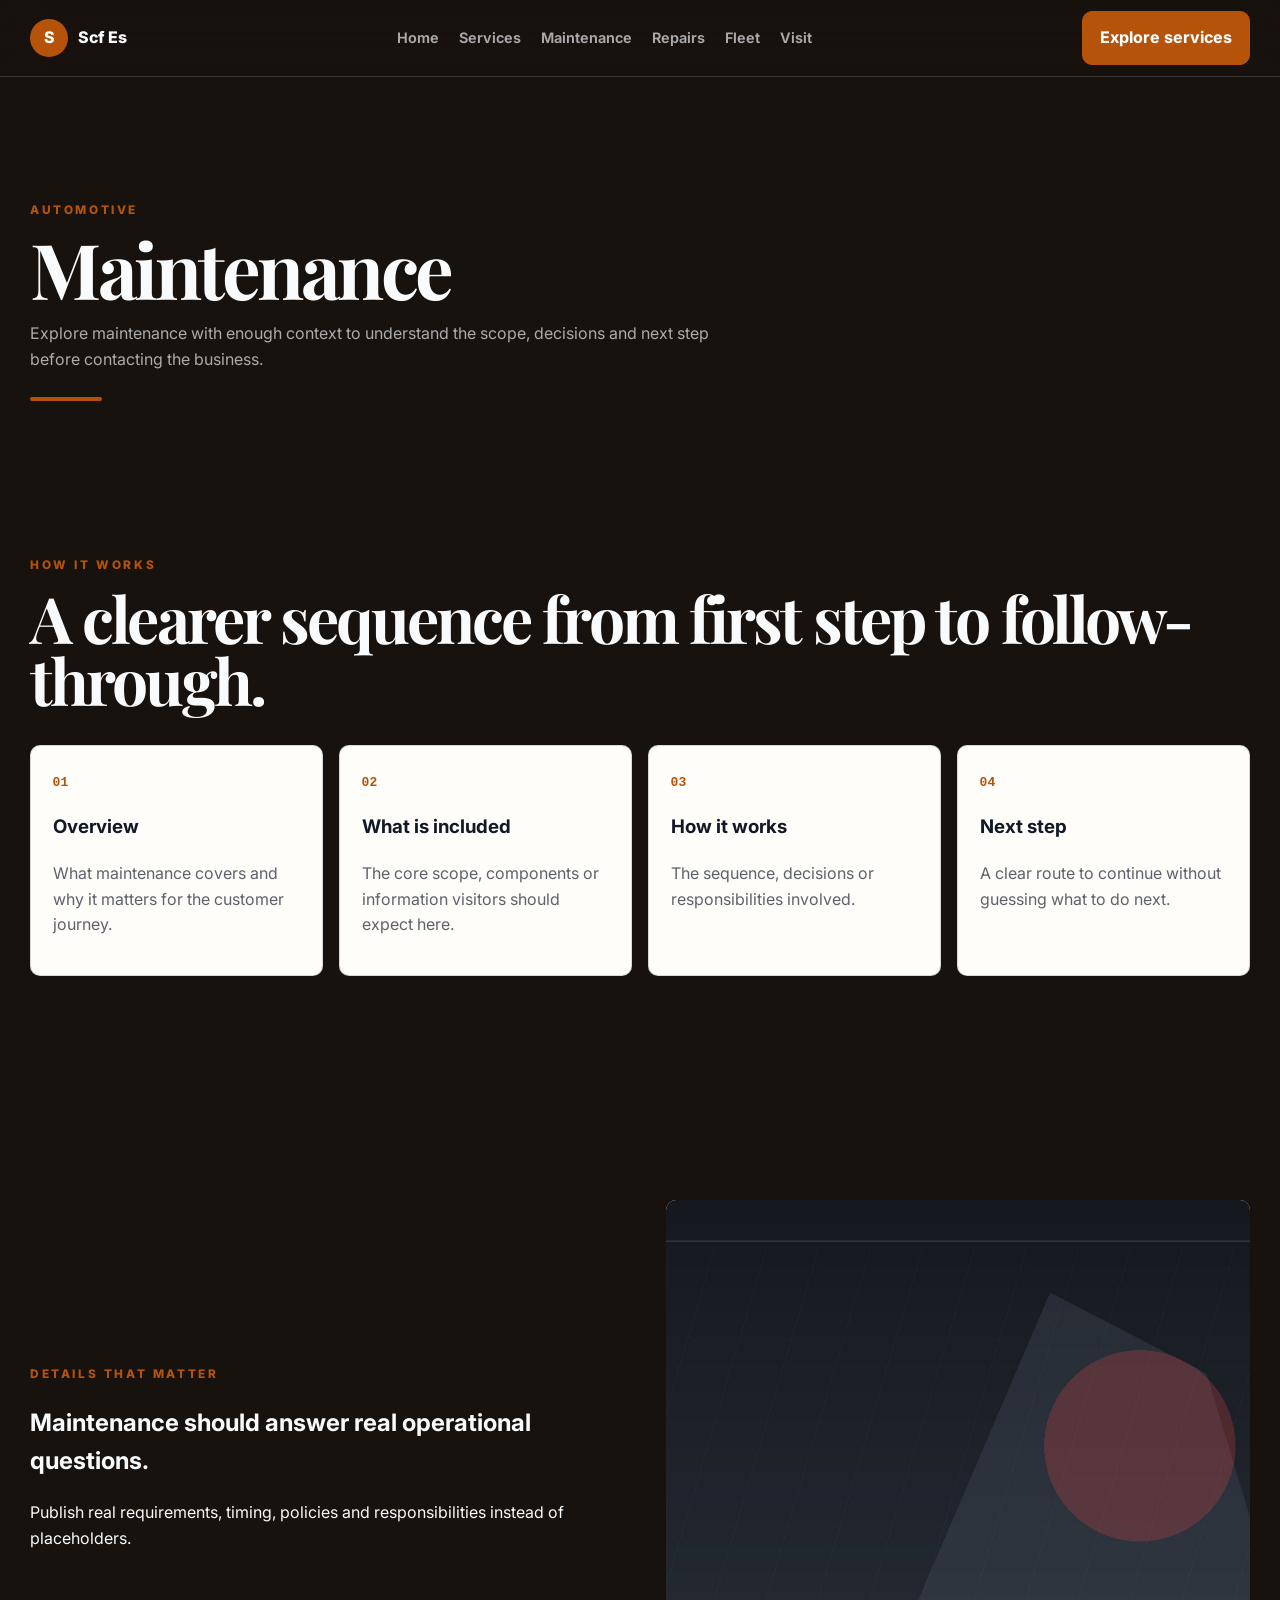
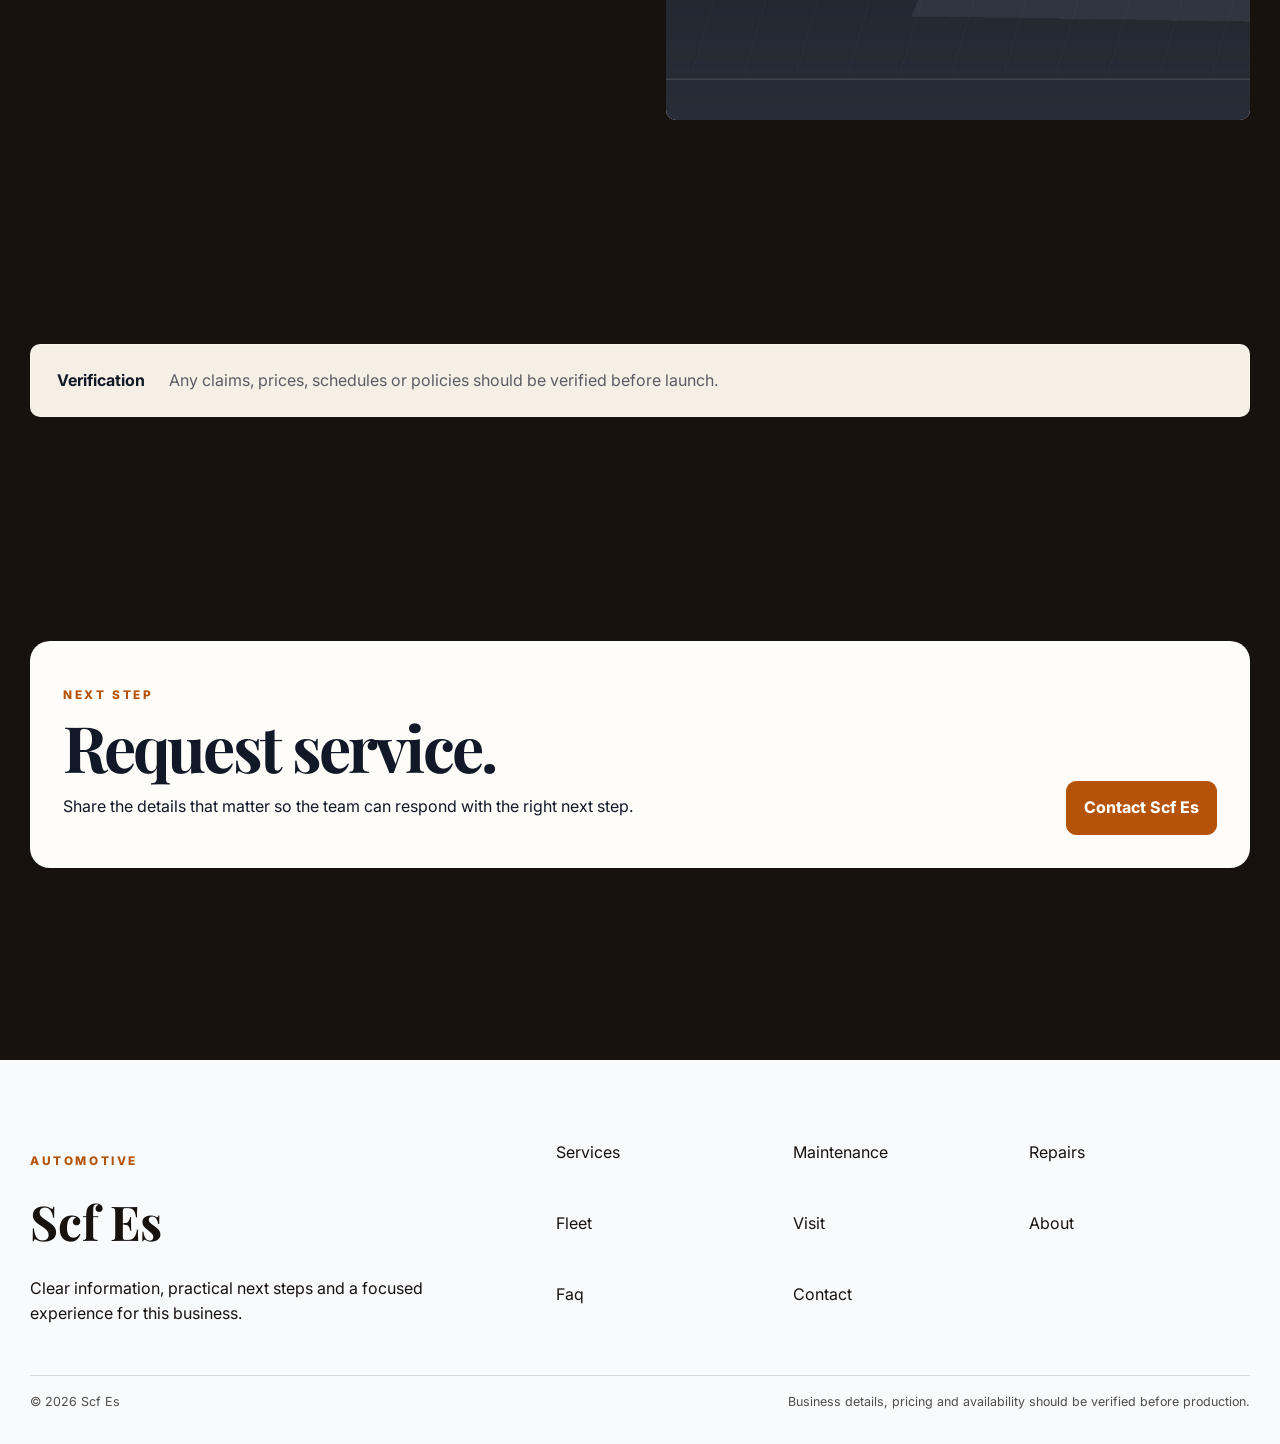
<file: maintenance.html>
<!doctype html><html lang="en"><head><meta charset="utf-8"><meta name="viewport" content="width=device-width,initial-scale=1"><title>Maintenance | Scf Es</title><meta name="description" content="Scf Es — Maintenance. Exteriors and interiors done carefully.."><meta name="theme-color" content="#18120f"><meta property="og:title" content="Maintenance | Scf Es"><meta property="og:description" content="Scf Es — Maintenance. Exteriors and interiors done carefully.."><meta property="og:image" content="assets/hero.jpg"><meta name="twitter:card" content="summary_large_image"><link rel="preconnect" href="https://fonts.googleapis.com"><link rel="preconnect" href="https://fonts.gstatic.com" crossorigin><link href="https://fonts.googleapis.com/css2?family=Inter:wght@400;500;600;700;800&family=Playfair+Display:wght@500;600;700;800&display=swap" rel="stylesheet"><link rel="stylesheet" href="styles.css"><link rel="icon" href="favicon.svg" type="image/svg+xml"><script type="application/ld+json">{"@context": "https://schema.org", "@type": "Organization", "name": "Scf Es", "description": "Scf Es \u2014 Maintenance. Exteriors and interiors done carefully..", "url": "https://example.invalid", "knowsAbout": ["Automotive"]}</script></head><body class="arch-luxury hero-editorial_type nav-centered cards-stacked density-airy" data-arch="luxury"><header class="site-header"><div class="shell nav-shell"><a class="brand" href="index.html"><span class="brand-mark">S</span><span>Scf Es</span></a><button class="menu-toggle" type="button" data-nav-toggle aria-expanded="false">Menu</button><nav data-nav><a href="index.html">Home</a><a href="services.html">Services</a><a href="maintenance.html">Maintenance</a><a href="repairs.html">Repairs</a><a href="fleet.html">Fleet</a><a href="visit.html">Visit</a></nav><a class="nav-cta" href="contact.html">Explore services</a></div></header><main><section class="page-hero shell internal-hero internal-maintenance"><p class="eyebrow">AUTOMOTIVE</p><h1>Maintenance</h1><p>Explore maintenance with enough context to understand the scope, decisions and next step before contacting the business.</p></section><section class="section internal-timeline"><div class="shell"><div class="section-head"><div><p class="eyebrow">HOW IT WORKS</p><h2>A clearer sequence from first step to follow-through.</h2></div></div><div class="timeline-grid"><article class="timeline-card"><b>01</b><h3>Overview</h3><p>What maintenance covers and why it matters for the customer journey.</p></article><article class="timeline-card"><b>02</b><h3>What is included</h3><p>The core scope, components or information visitors should expect here.</p></article><article class="timeline-card"><b>03</b><h3>How it works</h3><p>The sequence, decisions or responsibilities involved.</p></article><article class="timeline-card"><b>04</b><h3>Next step</h3><p>A clear route to continue without guessing what to do next.</p></article></div></div></section><section class="section media-band"><div class="shell media-callout"><div><p class="eyebrow">DETAILS THAT MATTER</p><h2>Maintenance should answer real operational questions.</h2><p>Publish real requirements, timing, policies and responsibilities instead of placeholders.</p></div><figure class="visual-frame" data-visual-frame><img src="assets/story.jpg" alt="Maintenance detail visual" loading="lazy" data-safe-image></figure></div></section><section class="section internal-note"><div class="shell info-band"><b>Verification</b><p>Any claims, prices, schedules or policies should be verified before launch.</p></div></section><section class="section internal-cta"><div class="shell cta-panel"><div><p class="eyebrow">NEXT STEP</p><h2>Request service.</h2><p>Share the details that matter so the team can respond with the right next step.</p></div><a class="btn primary" href="contact.html">Contact Scf Es</a></div></section></main><footer class="site-footer"><div class="shell footer-main"><div><p class="eyebrow">Automotive</p><h2>Scf Es</h2><p>Clear information, practical next steps and a focused experience for this business.</p></div><div class="footer-links"><a href="services.html">Services</a><a href="maintenance.html">Maintenance</a><a href="repairs.html">Repairs</a><a href="fleet.html">Fleet</a><a href="visit.html">Visit</a><a href="about.html">About</a><a href="faq.html">Faq</a><a href="contact.html">Contact</a></div></div><div class="shell footer-bottom"><span>© 2026 Scf Es</span><span>Business details, pricing and availability should be verified before production.</span></div></footer><div class="toast" data-toast></div><script src="site.js"></script></body></html>
</file>
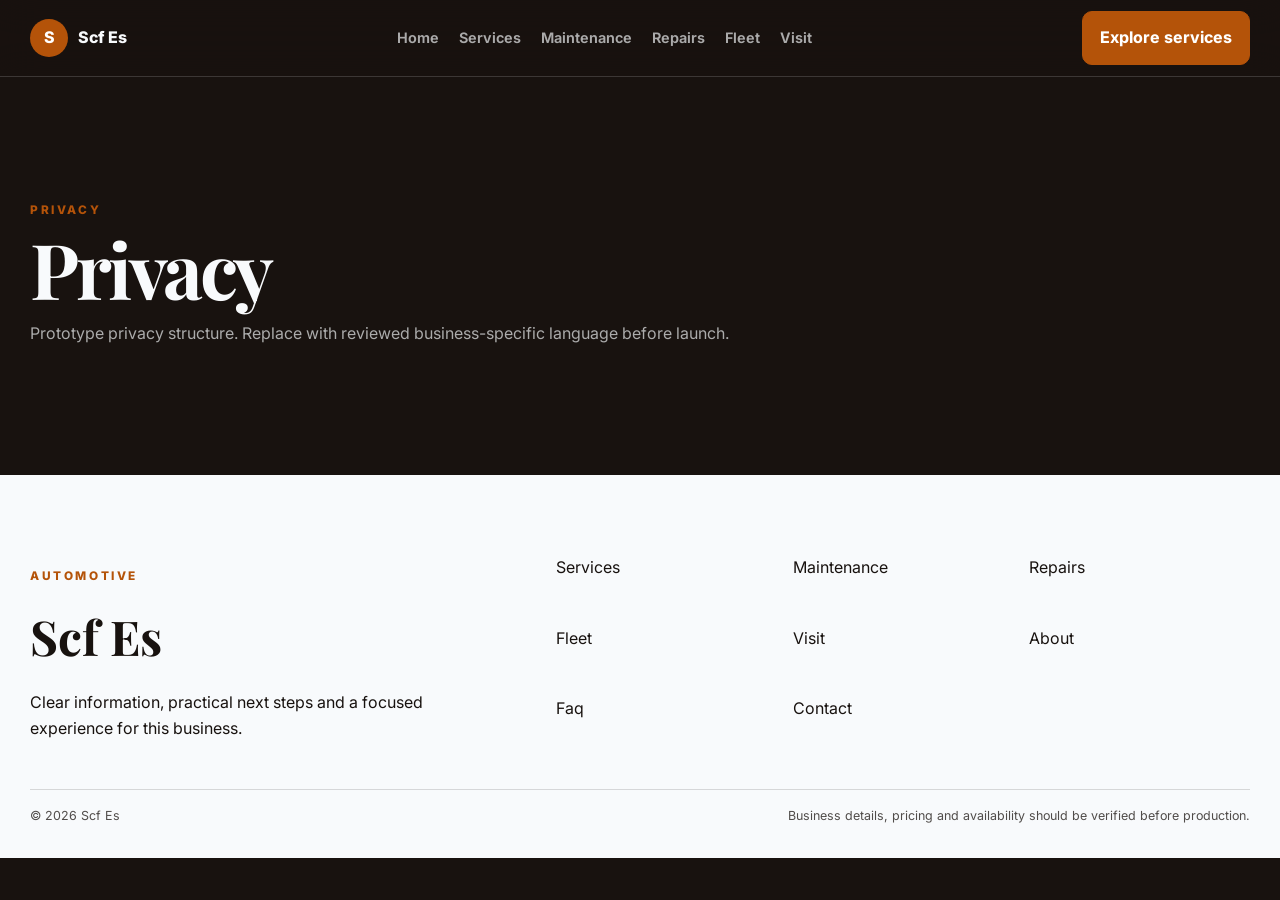
<file: privacy.html>
<!doctype html><html lang="en"><head><meta charset="utf-8"><meta name="viewport" content="width=device-width,initial-scale=1"><title>Privacy | Scf Es</title><meta name="description" content="Prototype privacy structure. Replace with reviewed business-specific language before launch."><meta name="theme-color" content="#18120f"><meta property="og:title" content="Privacy | Scf Es"><meta property="og:description" content="Prototype privacy structure. Replace with reviewed business-specific language before launch."><meta property="og:image" content="assets/hero.jpg"><meta name="twitter:card" content="summary_large_image"><link rel="preconnect" href="https://fonts.googleapis.com"><link rel="preconnect" href="https://fonts.gstatic.com" crossorigin><link href="https://fonts.googleapis.com/css2?family=Inter:wght@400;500;600;700;800&family=Playfair+Display:wght@500;600;700;800&display=swap" rel="stylesheet"><link rel="stylesheet" href="styles.css"><link rel="icon" href="favicon.svg" type="image/svg+xml"><script type="application/ld+json">{"@context": "https://schema.org", "@type": "Organization", "name": "Scf Es", "description": "Prototype privacy structure. Replace with reviewed business-specific language before launch.", "url": "https://example.invalid", "knowsAbout": ["Automotive"]}</script></head><body class="arch-luxury hero-editorial_type nav-centered cards-stacked density-airy" data-arch="luxury"><header class="site-header"><div class="shell nav-shell"><a class="brand" href="index.html"><span class="brand-mark">S</span><span>Scf Es</span></a><button class="menu-toggle" type="button" data-nav-toggle aria-expanded="false">Menu</button><nav data-nav><a href="index.html">Home</a><a href="services.html">Services</a><a href="maintenance.html">Maintenance</a><a href="repairs.html">Repairs</a><a href="fleet.html">Fleet</a><a href="visit.html">Visit</a></nav><a class="nav-cta" href="contact.html">Explore services</a></div></header><main><section class="page-hero shell"><p class="eyebrow">PRIVACY</p><h1>Privacy</h1><p>Prototype privacy structure. Replace with reviewed business-specific language before launch.</p></section></main><footer class="site-footer"><div class="shell footer-main"><div><p class="eyebrow">Automotive</p><h2>Scf Es</h2><p>Clear information, practical next steps and a focused experience for this business.</p></div><div class="footer-links"><a href="services.html">Services</a><a href="maintenance.html">Maintenance</a><a href="repairs.html">Repairs</a><a href="fleet.html">Fleet</a><a href="visit.html">Visit</a><a href="about.html">About</a><a href="faq.html">Faq</a><a href="contact.html">Contact</a></div></div><div class="shell footer-bottom"><span>© 2026 Scf Es</span><span>Business details, pricing and availability should be verified before production.</span></div></footer><div class="toast" data-toast></div><script src="site.js"></script></body></html>
</file>
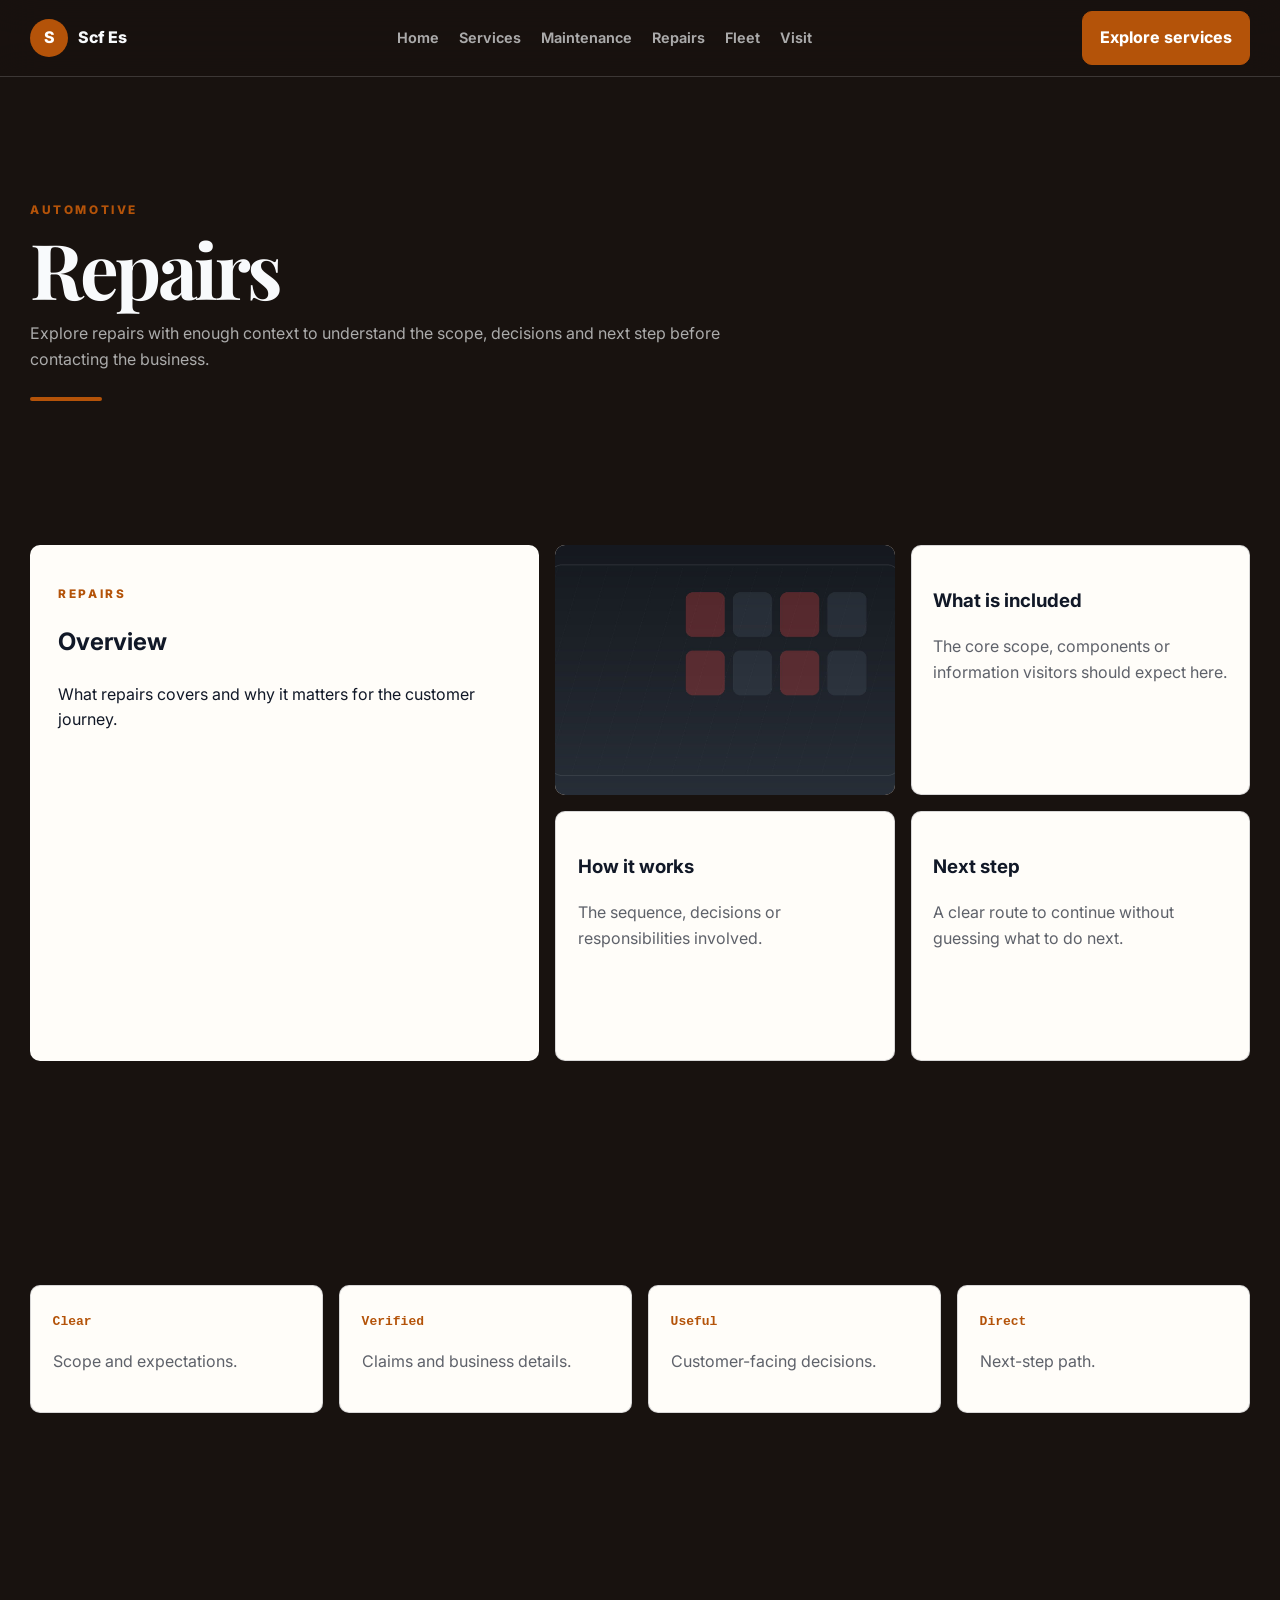
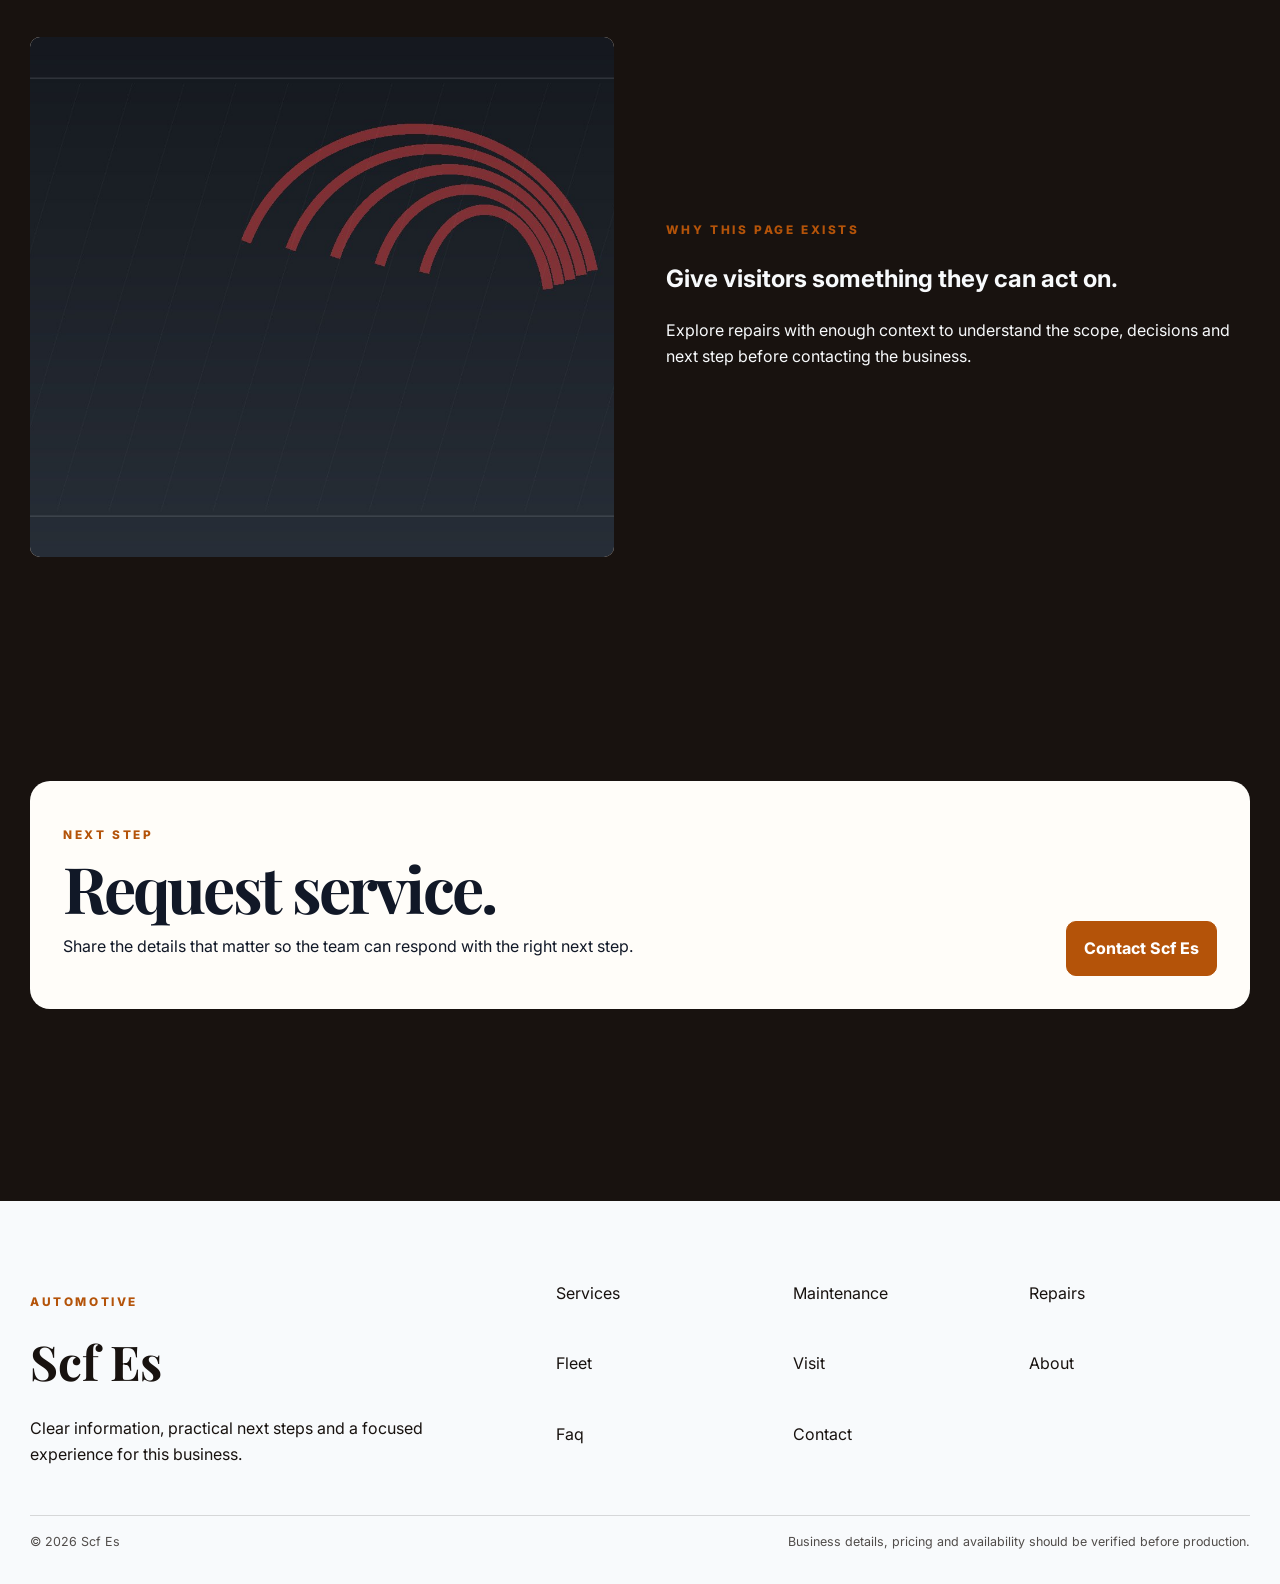
<file: repairs.html>
<!doctype html><html lang="en"><head><meta charset="utf-8"><meta name="viewport" content="width=device-width,initial-scale=1"><title>Repairs | Scf Es</title><meta name="description" content="Scf Es — Repairs. Exteriors and interiors done carefully.."><meta name="theme-color" content="#18120f"><meta property="og:title" content="Repairs | Scf Es"><meta property="og:description" content="Scf Es — Repairs. Exteriors and interiors done carefully.."><meta property="og:image" content="assets/hero.jpg"><meta name="twitter:card" content="summary_large_image"><link rel="preconnect" href="https://fonts.googleapis.com"><link rel="preconnect" href="https://fonts.gstatic.com" crossorigin><link href="https://fonts.googleapis.com/css2?family=Inter:wght@400;500;600;700;800&family=Playfair+Display:wght@500;600;700;800&display=swap" rel="stylesheet"><link rel="stylesheet" href="styles.css"><link rel="icon" href="favicon.svg" type="image/svg+xml"><script type="application/ld+json">{"@context": "https://schema.org", "@type": "Organization", "name": "Scf Es", "description": "Scf Es \u2014 Repairs. Exteriors and interiors done carefully..", "url": "https://example.invalid", "knowsAbout": ["Automotive"]}</script></head><body class="arch-luxury hero-editorial_type nav-centered cards-stacked density-airy" data-arch="luxury"><header class="site-header"><div class="shell nav-shell"><a class="brand" href="index.html"><span class="brand-mark">S</span><span>Scf Es</span></a><button class="menu-toggle" type="button" data-nav-toggle aria-expanded="false">Menu</button><nav data-nav><a href="index.html">Home</a><a href="services.html">Services</a><a href="maintenance.html">Maintenance</a><a href="repairs.html">Repairs</a><a href="fleet.html">Fleet</a><a href="visit.html">Visit</a></nav><a class="nav-cta" href="contact.html">Explore services</a></div></header><main><section class="page-hero shell internal-hero internal-repairs"><p class="eyebrow">AUTOMOTIVE</p><h1>Repairs</h1><p>Explore repairs with enough context to understand the scope, decisions and next step before contacting the business.</p></section><section class="section internal-bento"><div class="shell bento-page-grid"><article class="bento-page-lead"><p class="eyebrow">REPAIRS</p><h2>Overview</h2><p>What repairs covers and why it matters for the customer journey.</p></article><figure class="visual-frame" data-visual-frame><img src="assets/catalog.jpg" alt="Repairs visual" loading="lazy" data-safe-image></figure><article class="subpage-card"><h3>What is included</h3><p>The core scope, components or information visitors should expect here.</p></article><article class="subpage-card"><h3>How it works</h3><p>The sequence, decisions or responsibilities involved.</p></article><article class="subpage-card"><h3>Next step</h3><p>A clear route to continue without guessing what to do next.</p></article></div></section><section class="section internal-proof"><div class="shell checklist-grid"><article><b>Clear</b><p>Scope and expectations.</p></article><article><b>Verified</b><p>Claims and business details.</p></article><article><b>Useful</b><p>Customer-facing decisions.</p></article><article><b>Direct</b><p>Next-step path.</p></article></div></section><section class="section media-band"><div class="shell media-callout"><figure class="visual-frame" data-visual-frame><img src="assets/secondary.jpg" alt="Repairs supporting visual" loading="lazy" data-safe-image></figure><div><p class="eyebrow">WHY THIS PAGE EXISTS</p><h2>Give visitors something they can act on.</h2><p>Explore repairs with enough context to understand the scope, decisions and next step before contacting the business.</p></div></div></section><section class="section internal-cta"><div class="shell cta-panel"><div><p class="eyebrow">NEXT STEP</p><h2>Request service.</h2><p>Share the details that matter so the team can respond with the right next step.</p></div><a class="btn primary" href="contact.html">Contact Scf Es</a></div></section></main><footer class="site-footer"><div class="shell footer-main"><div><p class="eyebrow">Automotive</p><h2>Scf Es</h2><p>Clear information, practical next steps and a focused experience for this business.</p></div><div class="footer-links"><a href="services.html">Services</a><a href="maintenance.html">Maintenance</a><a href="repairs.html">Repairs</a><a href="fleet.html">Fleet</a><a href="visit.html">Visit</a><a href="about.html">About</a><a href="faq.html">Faq</a><a href="contact.html">Contact</a></div></div><div class="shell footer-bottom"><span>© 2026 Scf Es</span><span>Business details, pricing and availability should be verified before production.</span></div></footer><div class="toast" data-toast></div><script src="site.js"></script></body></html>
</file>
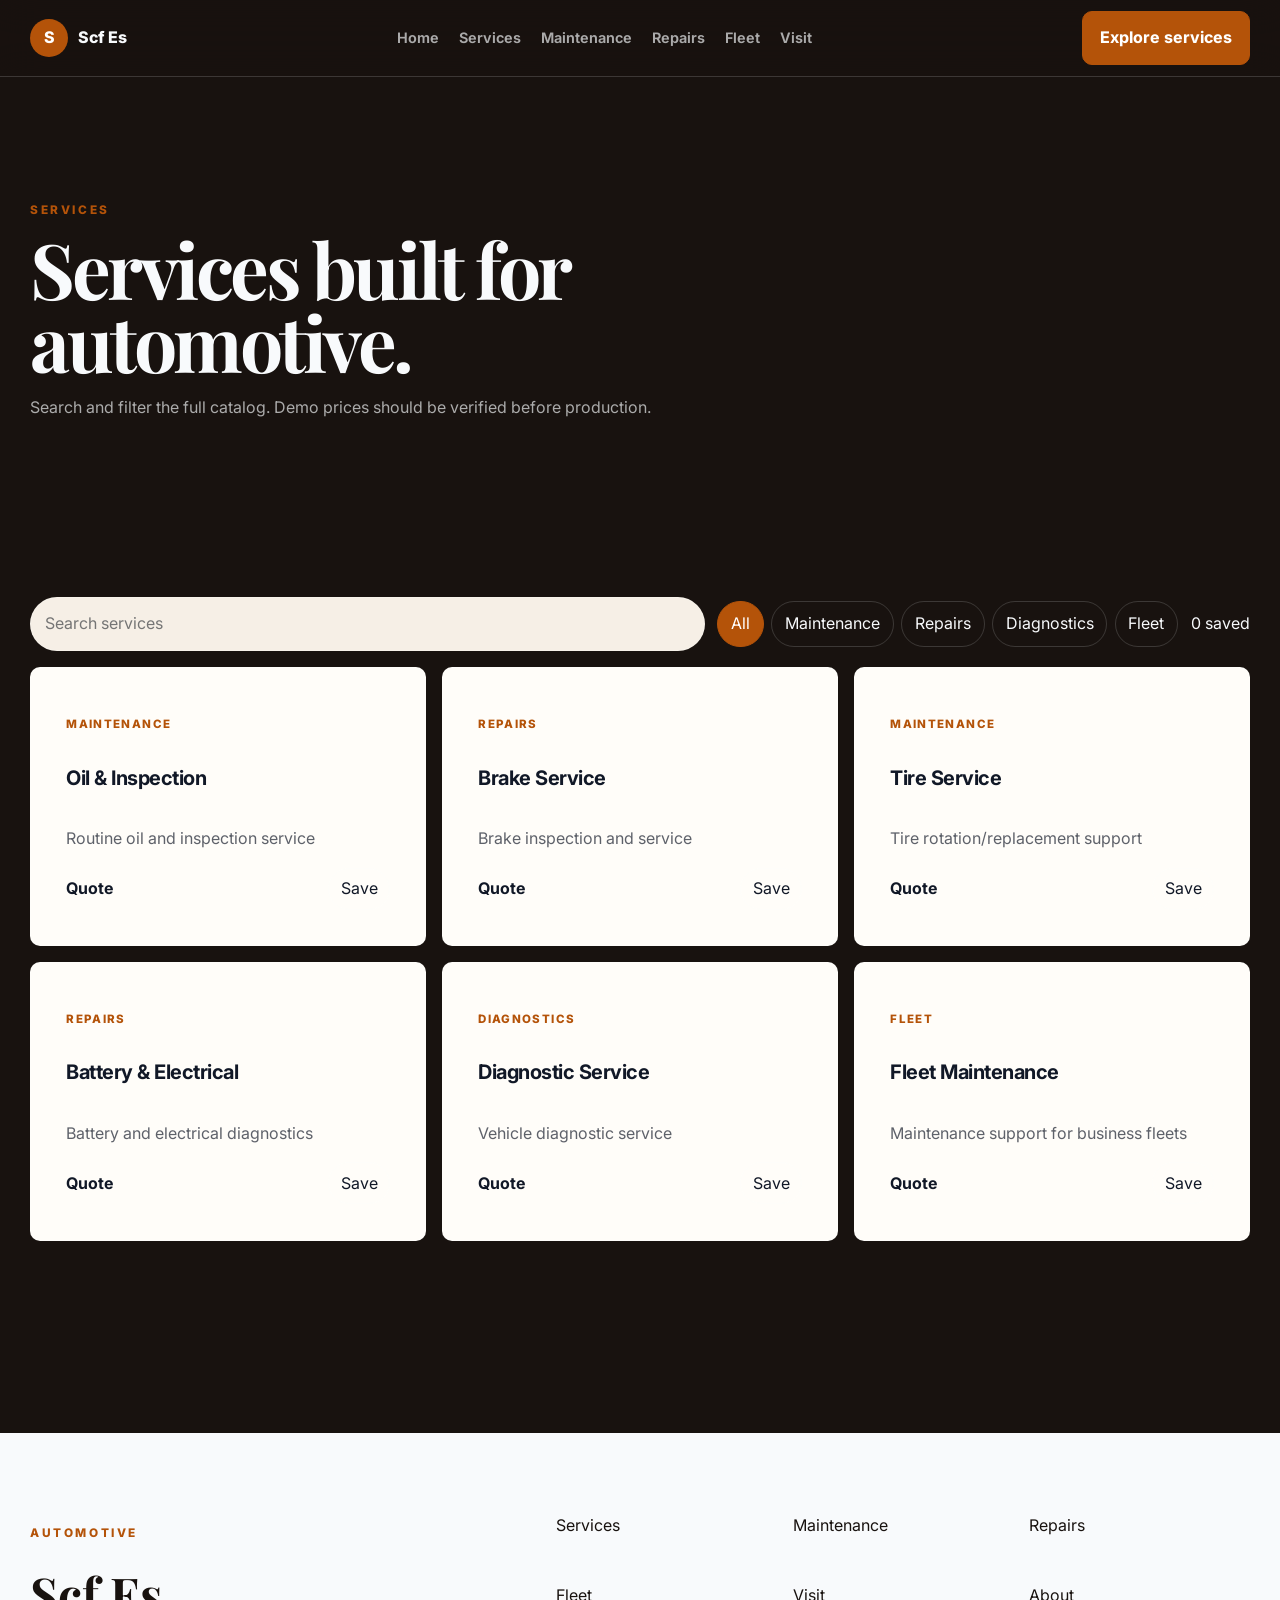
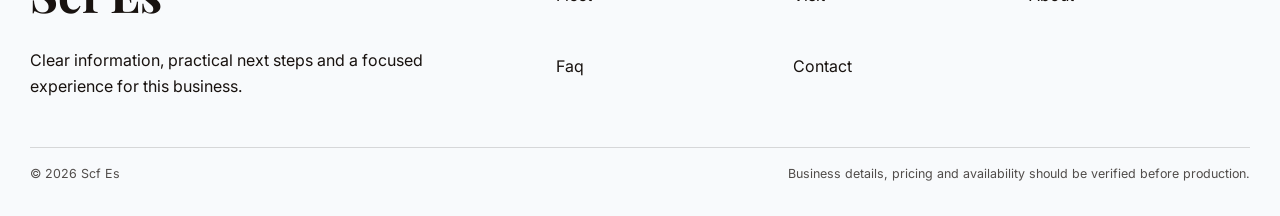
<file: services.html>
<!doctype html><html lang="en"><head><meta charset="utf-8"><meta name="viewport" content="width=device-width,initial-scale=1"><title>Services | Scf Es</title><meta name="description" content="Scf Es — Services. Exteriors and interiors done carefully.."><meta name="theme-color" content="#18120f"><meta property="og:title" content="Services | Scf Es"><meta property="og:description" content="Scf Es — Services. Exteriors and interiors done carefully.."><meta property="og:image" content="assets/hero.jpg"><meta name="twitter:card" content="summary_large_image"><link rel="preconnect" href="https://fonts.googleapis.com"><link rel="preconnect" href="https://fonts.gstatic.com" crossorigin><link href="https://fonts.googleapis.com/css2?family=Inter:wght@400;500;600;700;800&family=Playfair+Display:wght@500;600;700;800&display=swap" rel="stylesheet"><link rel="stylesheet" href="styles.css"><link rel="icon" href="favicon.svg" type="image/svg+xml"><script type="application/ld+json">{"@context": "https://schema.org", "@type": "Organization", "name": "Scf Es", "description": "Scf Es \u2014 Services. Exteriors and interiors done carefully..", "url": "https://example.invalid", "knowsAbout": ["Automotive"]}</script></head><body class="arch-luxury hero-editorial_type nav-centered cards-stacked density-airy" data-arch="luxury"><header class="site-header"><div class="shell nav-shell"><a class="brand" href="index.html"><span class="brand-mark">S</span><span>Scf Es</span></a><button class="menu-toggle" type="button" data-nav-toggle aria-expanded="false">Menu</button><nav data-nav><a href="index.html">Home</a><a href="services.html">Services</a><a href="maintenance.html">Maintenance</a><a href="repairs.html">Repairs</a><a href="fleet.html">Fleet</a><a href="visit.html">Visit</a></nav><a class="nav-cta" href="contact.html">Explore services</a></div></header><main><section class="page-hero shell"><p class="eyebrow">SERVICES</p><h1>Services built for automotive.</h1><p>Search and filter the full catalog. Demo prices should be verified before production.</p></section><section class="section catalog-page"><div class="shell"><div class="catalog-tools"><input type="search" placeholder="Search services" data-catalog-search><div class="filter-row"><button data-filter="all" class="active">All</button><button data-filter="Maintenance">Maintenance</button><button data-filter="Repairs">Repairs</button><button data-filter="Diagnostics">Diagnostics</button><button data-filter="Fleet">Fleet</button></div><span data-saved-count>0 saved</span></div><div class="catalog-grid full" data-catalog-grid><article class="catalog-card" data-category="Maintenance"><p class="catalog-category">Maintenance</p><h2>Oil &amp; Inspection</h2><p>Routine oil and inspection service</p><div class="catalog-meta"><strong>Quote</strong><button type="button" data-save-item="Oil &amp; Inspection">Save</button></div></article><article class="catalog-card" data-category="Repairs"><p class="catalog-category">Repairs</p><h2>Brake Service</h2><p>Brake inspection and service</p><div class="catalog-meta"><strong>Quote</strong><button type="button" data-save-item="Brake Service">Save</button></div></article><article class="catalog-card" data-category="Maintenance"><p class="catalog-category">Maintenance</p><h2>Tire Service</h2><p>Tire rotation/replacement support</p><div class="catalog-meta"><strong>Quote</strong><button type="button" data-save-item="Tire Service">Save</button></div></article><article class="catalog-card" data-category="Repairs"><p class="catalog-category">Repairs</p><h2>Battery &amp; Electrical</h2><p>Battery and electrical diagnostics</p><div class="catalog-meta"><strong>Quote</strong><button type="button" data-save-item="Battery &amp; Electrical">Save</button></div></article><article class="catalog-card" data-category="Diagnostics"><p class="catalog-category">Diagnostics</p><h2>Diagnostic Service</h2><p>Vehicle diagnostic service</p><div class="catalog-meta"><strong>Quote</strong><button type="button" data-save-item="Diagnostic Service">Save</button></div></article><article class="catalog-card" data-category="Fleet"><p class="catalog-category">Fleet</p><h2>Fleet Maintenance</h2><p>Maintenance support for business fleets</p><div class="catalog-meta"><strong>Quote</strong><button type="button" data-save-item="Fleet Maintenance">Save</button></div></article></div></div></section></main><footer class="site-footer"><div class="shell footer-main"><div><p class="eyebrow">Automotive</p><h2>Scf Es</h2><p>Clear information, practical next steps and a focused experience for this business.</p></div><div class="footer-links"><a href="services.html">Services</a><a href="maintenance.html">Maintenance</a><a href="repairs.html">Repairs</a><a href="fleet.html">Fleet</a><a href="visit.html">Visit</a><a href="about.html">About</a><a href="faq.html">Faq</a><a href="contact.html">Contact</a></div></div><div class="shell footer-bottom"><span>© 2026 Scf Es</span><span>Business details, pricing and availability should be verified before production.</span></div></footer><div class="toast" data-toast></div><script src="site.js"></script></body></html>
</file>
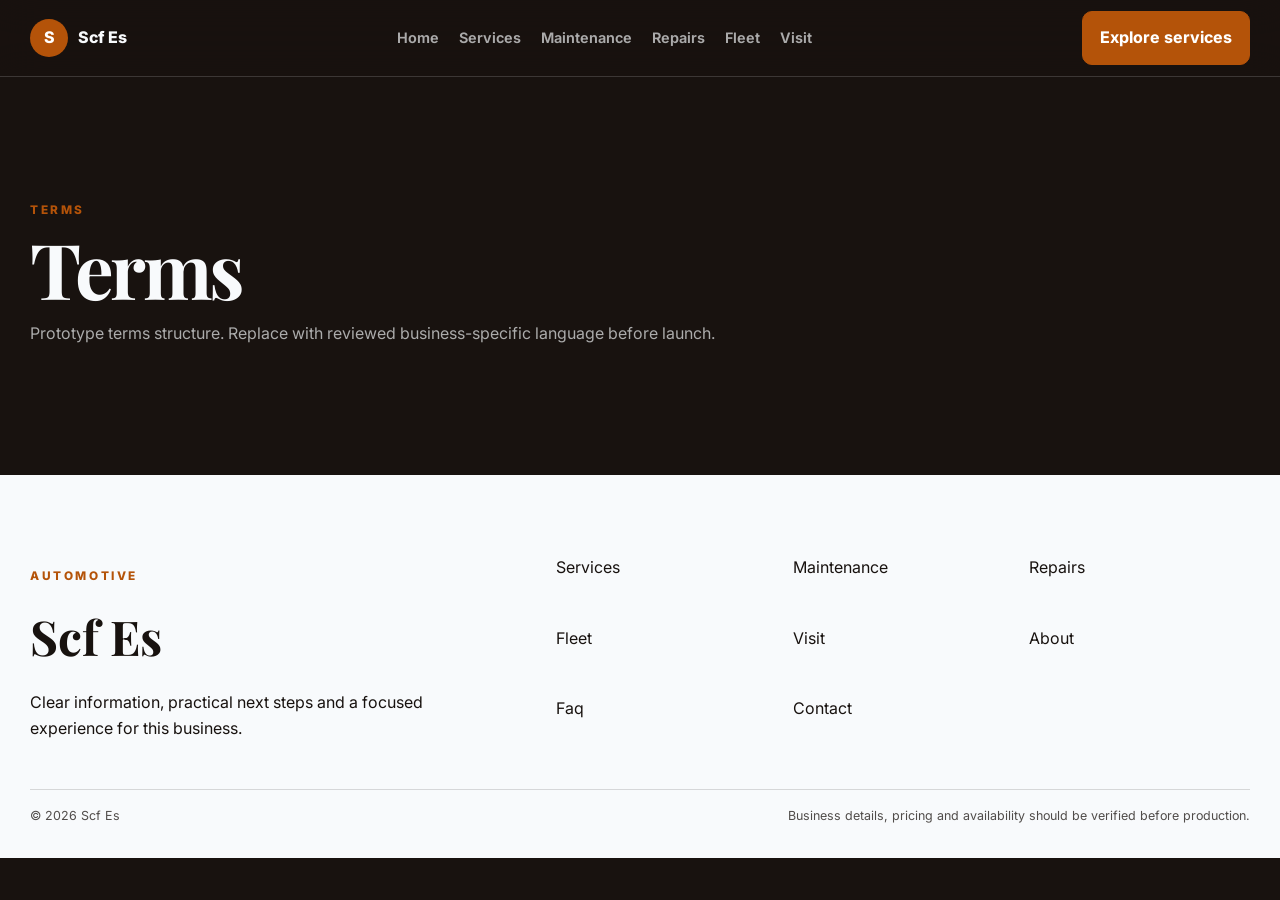
<file: terms.html>
<!doctype html><html lang="en"><head><meta charset="utf-8"><meta name="viewport" content="width=device-width,initial-scale=1"><title>Terms | Scf Es</title><meta name="description" content="Prototype terms structure. Replace with reviewed business-specific language before launch."><meta name="theme-color" content="#18120f"><meta property="og:title" content="Terms | Scf Es"><meta property="og:description" content="Prototype terms structure. Replace with reviewed business-specific language before launch."><meta property="og:image" content="assets/hero.jpg"><meta name="twitter:card" content="summary_large_image"><link rel="preconnect" href="https://fonts.googleapis.com"><link rel="preconnect" href="https://fonts.gstatic.com" crossorigin><link href="https://fonts.googleapis.com/css2?family=Inter:wght@400;500;600;700;800&family=Playfair+Display:wght@500;600;700;800&display=swap" rel="stylesheet"><link rel="stylesheet" href="styles.css"><link rel="icon" href="favicon.svg" type="image/svg+xml"><script type="application/ld+json">{"@context": "https://schema.org", "@type": "Organization", "name": "Scf Es", "description": "Prototype terms structure. Replace with reviewed business-specific language before launch.", "url": "https://example.invalid", "knowsAbout": ["Automotive"]}</script></head><body class="arch-luxury hero-editorial_type nav-centered cards-stacked density-airy" data-arch="luxury"><header class="site-header"><div class="shell nav-shell"><a class="brand" href="index.html"><span class="brand-mark">S</span><span>Scf Es</span></a><button class="menu-toggle" type="button" data-nav-toggle aria-expanded="false">Menu</button><nav data-nav><a href="index.html">Home</a><a href="services.html">Services</a><a href="maintenance.html">Maintenance</a><a href="repairs.html">Repairs</a><a href="fleet.html">Fleet</a><a href="visit.html">Visit</a></nav><a class="nav-cta" href="contact.html">Explore services</a></div></header><main><section class="page-hero shell"><p class="eyebrow">TERMS</p><h1>Terms</h1><p>Prototype terms structure. Replace with reviewed business-specific language before launch.</p></section></main><footer class="site-footer"><div class="shell footer-main"><div><p class="eyebrow">Automotive</p><h2>Scf Es</h2><p>Clear information, practical next steps and a focused experience for this business.</p></div><div class="footer-links"><a href="services.html">Services</a><a href="maintenance.html">Maintenance</a><a href="repairs.html">Repairs</a><a href="fleet.html">Fleet</a><a href="visit.html">Visit</a><a href="about.html">About</a><a href="faq.html">Faq</a><a href="contact.html">Contact</a></div></div><div class="shell footer-bottom"><span>© 2026 Scf Es</span><span>Business details, pricing and availability should be verified before production.</span></div></footer><div class="toast" data-toast></div><script src="site.js"></script></body></html>
</file>
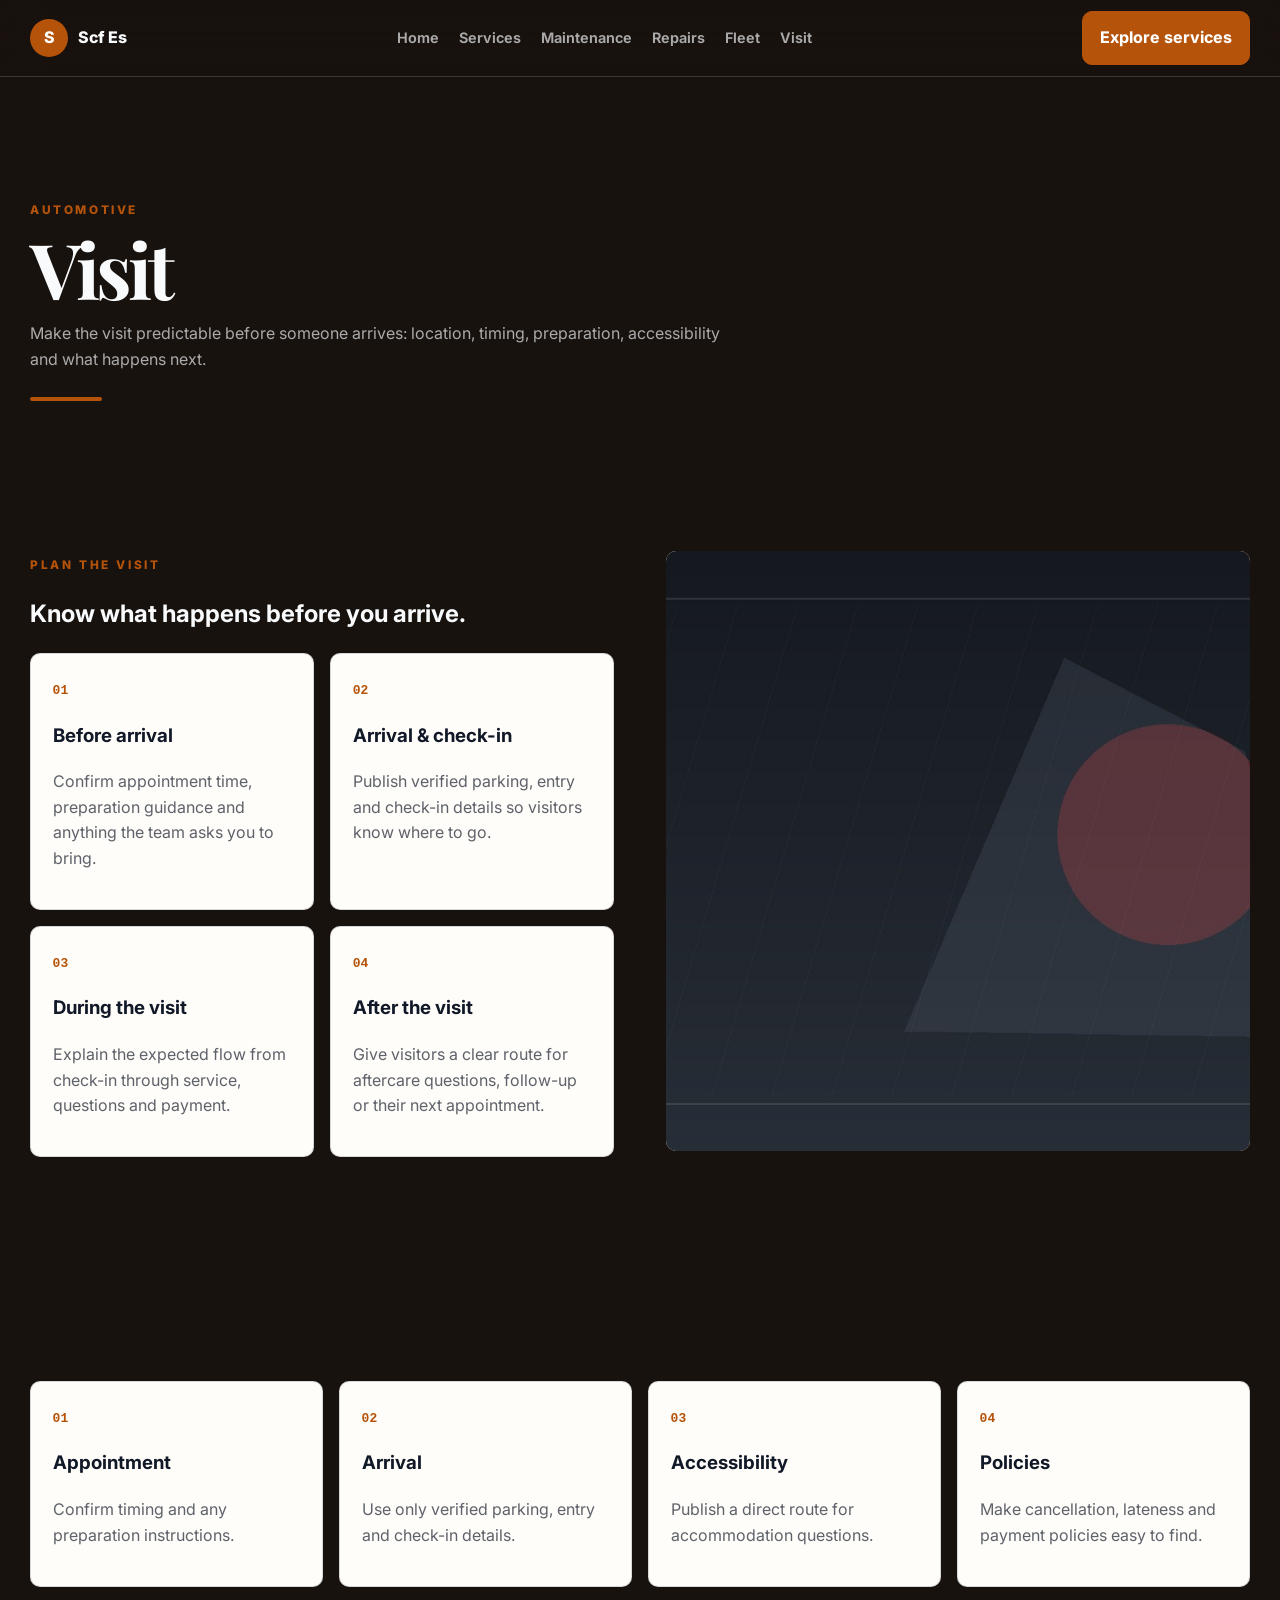
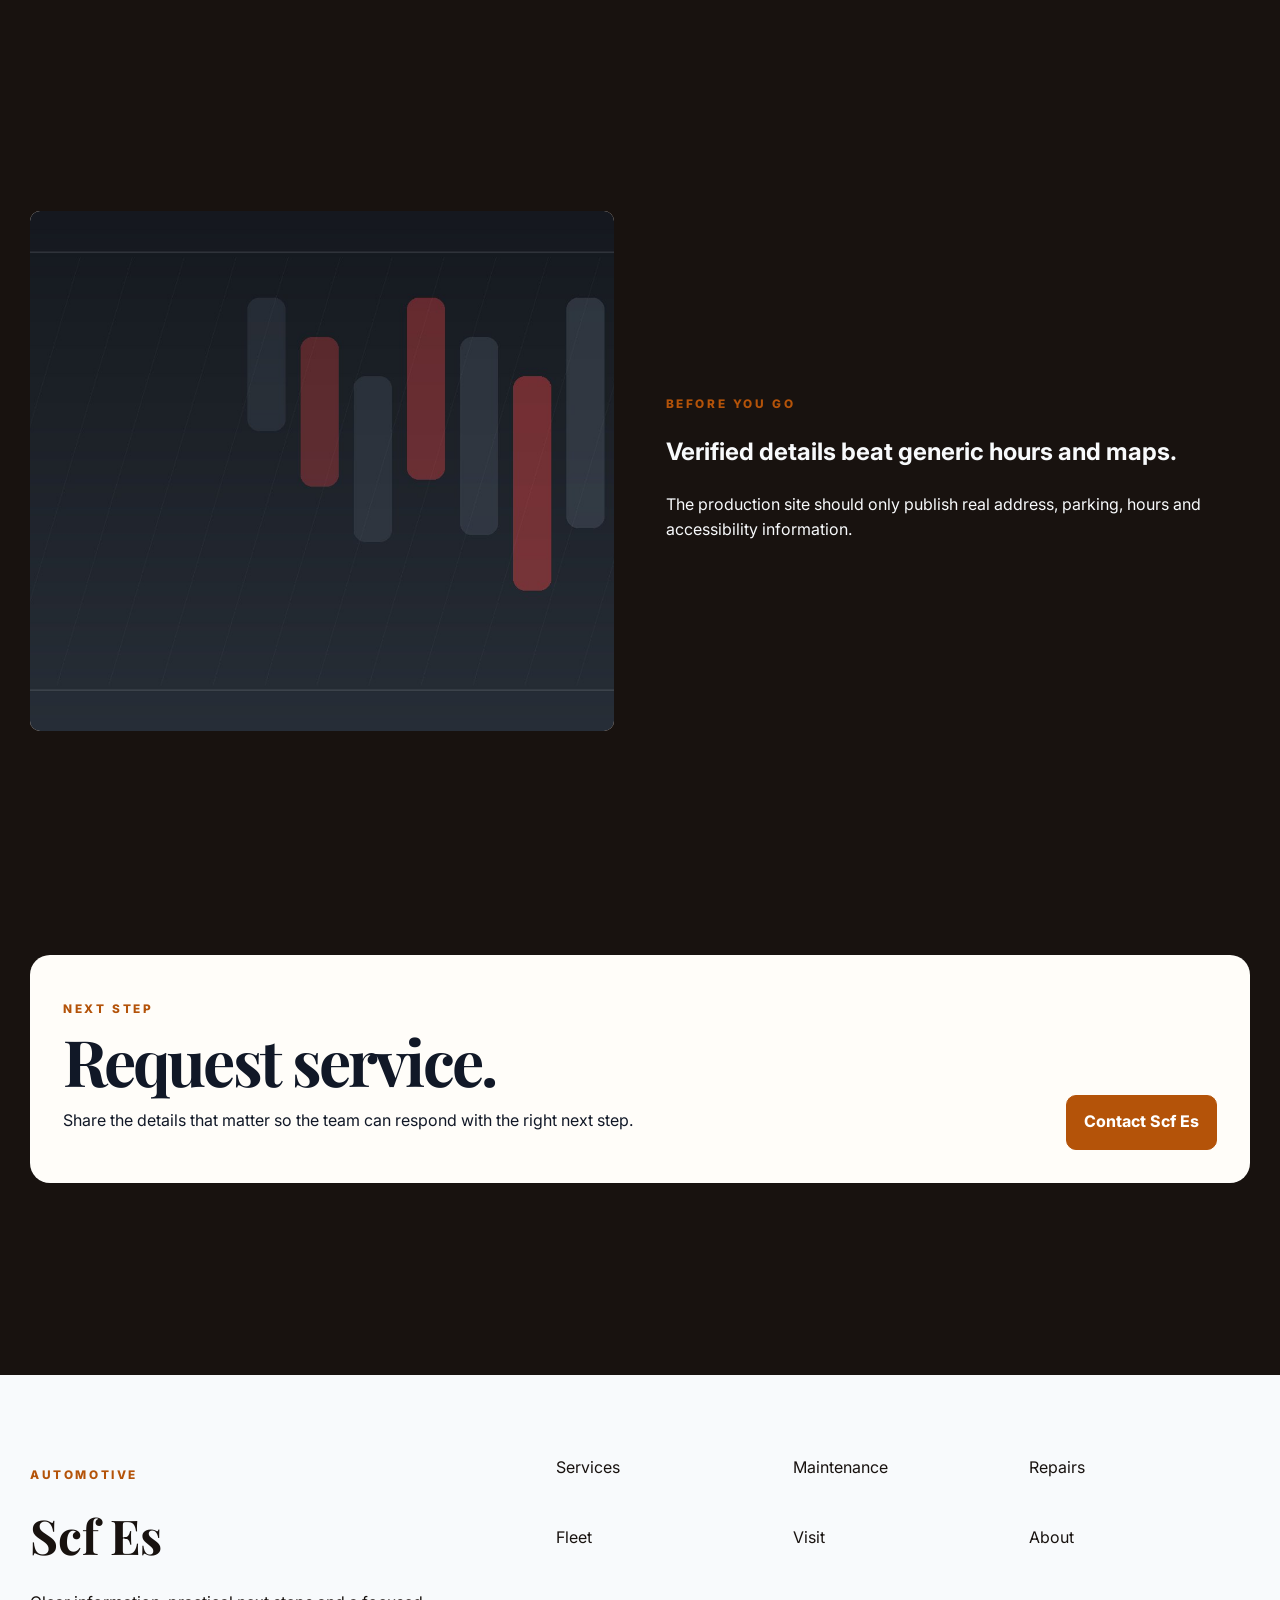
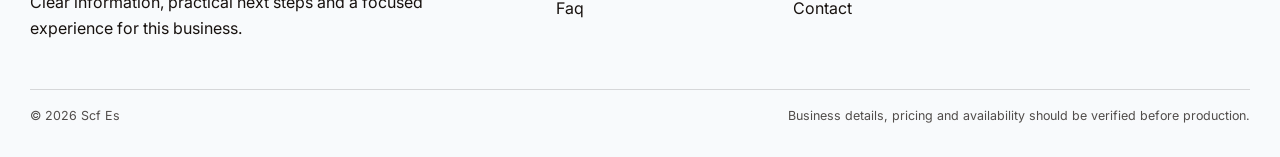
<file: visit.html>
<!doctype html><html lang="en"><head><meta charset="utf-8"><meta name="viewport" content="width=device-width,initial-scale=1"><title>Visit | Scf Es</title><meta name="description" content="Scf Es — Visit. Exteriors and interiors done carefully.."><meta name="theme-color" content="#18120f"><meta property="og:title" content="Visit | Scf Es"><meta property="og:description" content="Scf Es — Visit. Exteriors and interiors done carefully.."><meta property="og:image" content="assets/hero.jpg"><meta name="twitter:card" content="summary_large_image"><link rel="preconnect" href="https://fonts.googleapis.com"><link rel="preconnect" href="https://fonts.gstatic.com" crossorigin><link href="https://fonts.googleapis.com/css2?family=Inter:wght@400;500;600;700;800&family=Playfair+Display:wght@500;600;700;800&display=swap" rel="stylesheet"><link rel="stylesheet" href="styles.css"><link rel="icon" href="favicon.svg" type="image/svg+xml"><script type="application/ld+json">{"@context": "https://schema.org", "@type": "Organization", "name": "Scf Es", "description": "Scf Es \u2014 Visit. Exteriors and interiors done carefully..", "url": "https://example.invalid", "knowsAbout": ["Automotive"]}</script></head><body class="arch-luxury hero-editorial_type nav-centered cards-stacked density-airy" data-arch="luxury"><header class="site-header"><div class="shell nav-shell"><a class="brand" href="index.html"><span class="brand-mark">S</span><span>Scf Es</span></a><button class="menu-toggle" type="button" data-nav-toggle aria-expanded="false">Menu</button><nav data-nav><a href="index.html">Home</a><a href="services.html">Services</a><a href="maintenance.html">Maintenance</a><a href="repairs.html">Repairs</a><a href="fleet.html">Fleet</a><a href="visit.html">Visit</a></nav><a class="nav-cta" href="contact.html">Explore services</a></div></header><main><section class="page-hero shell internal-hero internal-visit"><p class="eyebrow">AUTOMOTIVE</p><h1>Visit</h1><p>Make the visit predictable before someone arrives: location, timing, preparation, accessibility and what happens next.</p></section><section class="section visit-planner"><div class="shell visit-layout"><div><p class="eyebrow">PLAN THE VISIT</p><h2>Know what happens before you arrive.</h2><div class="visit-card-grid"><article class="subpage-card"><span>01</span><h3>Before arrival</h3><p>Confirm appointment time, preparation guidance and anything the team asks you to bring.</p></article><article class="subpage-card"><span>02</span><h3>Arrival &amp; check-in</h3><p>Publish verified parking, entry and check-in details so visitors know where to go.</p></article><article class="subpage-card"><span>03</span><h3>During the visit</h3><p>Explain the expected flow from check-in through service, questions and payment.</p></article><article class="subpage-card"><span>04</span><h3>After the visit</h3><p>Give visitors a clear route for aftercare questions, follow-up or their next appointment.</p></article></div></div><figure class="visual-frame" data-visual-frame><img src="assets/story.jpg" alt="Visit arrival visual" loading="lazy" data-safe-image></figure></div></section><section class="section visit-checklist"><div class="shell checklist-grid"><article><b>01</b><h3>Appointment</h3><p>Confirm timing and any preparation instructions.</p></article><article><b>02</b><h3>Arrival</h3><p>Use only verified parking, entry and check-in details.</p></article><article><b>03</b><h3>Accessibility</h3><p>Publish a direct route for accommodation questions.</p></article><article><b>04</b><h3>Policies</h3><p>Make cancellation, lateness and payment policies easy to find.</p></article></div></section><section class="section visit-callout"><div class="shell media-callout"><figure class="visual-frame" data-visual-frame><img src="assets/detail.jpg" alt="Visit detail" loading="lazy" data-safe-image></figure><div><p class="eyebrow">BEFORE YOU GO</p><h2>Verified details beat generic hours and maps.</h2><p>The production site should only publish real address, parking, hours and accessibility information.</p></div></div></section><section class="section internal-cta"><div class="shell cta-panel"><div><p class="eyebrow">NEXT STEP</p><h2>Request service.</h2><p>Share the details that matter so the team can respond with the right next step.</p></div><a class="btn primary" href="contact.html">Contact Scf Es</a></div></section></main><footer class="site-footer"><div class="shell footer-main"><div><p class="eyebrow">Automotive</p><h2>Scf Es</h2><p>Clear information, practical next steps and a focused experience for this business.</p></div><div class="footer-links"><a href="services.html">Services</a><a href="maintenance.html">Maintenance</a><a href="repairs.html">Repairs</a><a href="fleet.html">Fleet</a><a href="visit.html">Visit</a><a href="about.html">About</a><a href="faq.html">Faq</a><a href="contact.html">Contact</a></div></div><div class="shell footer-bottom"><span>© 2026 Scf Es</span><span>Business details, pricing and availability should be verified before production.</span></div></footer><div class="toast" data-toast></div><script src="site.js"></script></body></html>
</file>
<file: styles.css>
:root{--bg:#18120f;--surface:#f6efe6;--card:#fffdf9;--ink:#f8fafc;--surface-ink:#111827;--card-ink:#111827;--accent:#b45309;--muted:#78685c;--text-muted:color-mix(in srgb,var(--ink) 66%,transparent);--line:color-mix(in srgb,var(--ink) 16%,transparent);--radius:10px;--section:7rem;--body:"Inter",system-ui,sans-serif;--display:"Playfair Display",serif}*{box-sizing:border-box}html{scroll-behavior:smooth}body{margin:0;background:var(--bg);color:var(--ink);font-family:var(--body);line-height:1.6}img{width:100%;height:100%;object-fit:cover;display:block}a{color:inherit}button,input,select,textarea{font:inherit}.shell{width:min(1320px,calc(100% - 36px));margin-inline:auto}.site-header{position:sticky;top:0;z-index:50;background:color-mix(in srgb,var(--bg) 88%,transparent);backdrop-filter:blur(18px);border-bottom:1px solid var(--line)}.nav-shell{min-height:76px;display:grid;grid-template-columns:auto 1fr auto;align-items:center;gap:24px}.brand{display:flex;align-items:center;gap:10px;text-decoration:none;font-weight:800}.brand-mark{width:38px;height:38px;border-radius:50%;display:grid;place-items:center;background:var(--accent);color:#fff}nav{display:flex;justify-content:center;gap:20px}nav a{text-decoration:none;color:var(--text-muted);font-size:.9rem;font-weight:650}.nav-cta,.btn{display:inline-flex;align-items:center;justify-content:center;text-decoration:none;border:1px solid var(--line);padding:.85rem 1.05rem;border-radius:max(8px,var(--radius));font-weight:750;cursor:pointer}.nav-cta,.btn.primary{background:var(--accent);color:#fff;border-color:var(--accent)}.btn.secondary{background:color-mix(in srgb,var(--surface) 82%,transparent);color:var(--surface-ink);backdrop-filter:blur(10px)}.btn.tertiary{background:var(--surface);color:var(--surface-ink)}.menu-toggle{display:none}.section{padding-block:var(--section)}.home-hero{position:relative;min-height:78vh;display:grid;align-items:end;overflow:hidden}.hero-media,.hero-shade{position:absolute;inset:0}.hero-shade{background:linear-gradient(95deg,color-mix(in srgb,var(--bg) 92%,transparent),color-mix(in srgb,var(--bg) 30%,transparent) 70%,transparent)}.hero-copy{position:relative;z-index:2;padding-block:7rem;max-width:780px}.hero-copy h1,.page-hero h1,.section-head h2,.manifesto h2,.story h2,.cta-panel h2{font-family:var(--display);line-height:.96;letter-spacing:-.045em}.hero-copy h1{font-size:clamp(3.5rem,7vw,6.8rem);margin:.2rem 0 1rem}.hero-copy>p:not(.eyebrow){font-size:1.15rem;max-width:62ch}.eyebrow{font-size:.74rem;text-transform:uppercase;letter-spacing:.14em;font-weight:800;color:var(--accent)}.actions{display:flex;gap:.8rem;flex-wrap:wrap;margin-top:1.6rem}.proof-strip{border-block:1px solid var(--line)}.proof-grid{display:grid;grid-template-columns:repeat(4,1fr)}.proof-grid span{padding:1.2rem;text-align:center;border-right:1px solid var(--line);font-size:.84rem}.proof-grid span:last-child{border-right:0}.proof-grid b{font-family:var(--display);margin-right:.35rem}.section-head{display:flex;justify-content:space-between;align-items:end;gap:2rem;margin-bottom:2rem}.section-head h2{font-size:clamp(2.5rem,5vw,4.8rem);margin:.2rem 0}.catalog-grid{display:grid;gap:1rem}.catalog-card{background:var(--card);color:var(--card-ink);border:1px solid var(--line);border-radius:var(--radius);padding:1.4rem;min-height:260px;display:flex;flex-direction:column}.catalog-card h2,.catalog-card h3{font-size:1.25rem;letter-spacing:-.025em}.catalog-card p{color:color-mix(in srgb,var(--card-ink) 68%,transparent)}.catalog-category{font-size:.72rem;text-transform:uppercase;letter-spacing:.12em;font-weight:800;color:var(--accent)!important}.catalog-meta{display:flex;justify-content:space-between;align-items:center;gap:1rem;margin-top:auto}.catalog-meta button{border:1px solid var(--line);background:transparent;color:inherit;border-radius:999px;padding:.45rem .7rem;cursor:pointer}.manifesto-grid{display:grid;gap:2rem;align-items:start}.manifesto h2{font-size:clamp(3rem,6vw,6rem);margin:.2rem 0}.manifesto-index{display:grid;grid-template-columns:auto 1fr;gap:.6rem 1rem}.manifesto-index span{color:var(--accent);font-family:monospace}.story-grid{display:grid;grid-template-columns:1.1fr .9fr;gap:5vw;align-items:center}.story-grid figure{height:520px;margin:0;border-radius:var(--radius);overflow:hidden}.story h2{font-size:clamp(2.4rem,5vw,4.5rem)}.process-grid,.feature-grid{display:grid;grid-template-columns:repeat(4,1fr);gap:1rem}.feature-grid{grid-template-columns:repeat(3,1fr)}.process-grid article,.feature-grid article{border:1px solid var(--line);background:var(--card);color:var(--card-ink);padding:1.4rem;border-radius:var(--radius)}.process-grid b{color:var(--accent);font-family:monospace}.bento-grid{display:grid;grid-template-columns:1.2fr .8fr;gap:1rem}.bento-grid>*{border:1px solid var(--line);background:var(--card);color:var(--card-ink);border-radius:var(--radius);padding:1.5rem;min-height:250px}.bento-grid figure{padding:0;overflow:hidden;margin:0}.bento-large{grid-row:span 2}.faq-grid{display:grid;grid-template-columns:.7fr 1.3fr;gap:5vw}.faq-list details{border-bottom:1px solid var(--line);padding:1rem 0}.faq-list summary{cursor:pointer;font-weight:750}.faq-list p{color:var(--text-muted)}.cta-panel{background:var(--card);color:var(--card-ink);border:1px solid var(--line);border-radius:calc(var(--radius) + 10px);padding:2rem;display:flex;justify-content:space-between;align-items:end;gap:2rem}.cta-panel h2{font-size:clamp(2.5rem,5vw,4.8rem);margin:.2rem 0}.page-hero{padding-block:7rem 2rem}.page-hero h1{font-size:clamp(3.2rem,6vw,6rem);max-width:12ch;margin:.2rem 0}.page-hero p:last-child{max-width:720px;color:var(--text-muted)}.catalog-tools{position:sticky;top:82px;z-index:10;background:var(--bg);padding:1rem 0;display:flex;gap:.8rem;align-items:center;flex-wrap:wrap}.catalog-tools input{min-width:260px;flex:1;background:var(--surface);color:var(--surface-ink);border:1px solid var(--line);padding:.85rem;border-radius:999px}.filter-row{display:flex;gap:.45rem;flex-wrap:wrap}.filter-row button{background:transparent;color:inherit;border:1px solid var(--line);padding:.55rem .8rem;border-radius:999px;cursor:pointer}.filter-row button.active{background:var(--accent);color:#fff;border-color:var(--accent)}.catalog-grid.full{grid-template-columns:repeat(3,1fr)}.subpage-grid{display:grid;grid-template-columns:1fr 1fr;gap:4vw;align-items:start}.subpage-grid>div{display:grid;grid-template-columns:1fr 1fr;gap:1rem}.subpage-grid article{border:1px solid var(--line);background:var(--card);color:var(--card-ink);padding:1.2rem;border-radius:var(--radius)}.subpage-grid figure{height:600px;margin:0;border-radius:var(--radius);overflow:hidden}.contact-grid{display:grid;grid-template-columns:1.2fr .8fr;gap:4vw}.contact-form{display:grid;gap:1rem;background:var(--card);color:var(--card-ink);border:1px solid var(--line);padding:1.5rem;border-radius:var(--radius)}.contact-form label{display:grid;gap:.4rem;font-weight:700}.contact-form input,.contact-form select,.contact-form textarea{background:var(--surface);color:var(--surface-ink);border:1px solid var(--line);border-radius:10px;padding:.85rem}.contact-aside{background:var(--ink);color:var(--bg);padding:2rem;border-radius:var(--radius)}.site-footer{margin-top:5rem;background:var(--ink);color:var(--bg);padding:5rem 0 2rem}.footer-main{display:grid;grid-template-columns:.8fr 1.2fr;gap:4rem}.footer-main h2{font-family:var(--display);font-size:3rem;margin:.2rem 0}.footer-links{display:grid;grid-template-columns:repeat(3,1fr);gap:.6rem 1rem}.footer-links a{text-decoration:none}.footer-bottom{display:flex;justify-content:space-between;gap:1rem;flex-wrap:wrap;border-top:1px solid color-mix(in srgb,var(--bg) 20%,transparent);margin-top:2rem;padding-top:1rem;font-size:.78rem;opacity:.75}.toast{position:fixed;right:1rem;bottom:1rem;background:var(--ink);color:var(--bg);padding:.8rem 1rem;border-radius:999px;opacity:0;transform:translateY(20px);transition:.25s;z-index:99}.toast.show{opacity:1;transform:none}.reveal{opacity:0;transform:translateY(20px);transition:.55s}.reveal.visible{opacity:1;transform:none}.subpage-card,.pricing-card,.treatment-card,.timeline-card,.visit-card-grid article,.checklist-grid article,.values-grid article,.compact-card-grid article{background:var(--card);color:var(--card-ink);border:1px solid color-mix(in srgb,var(--card-ink) 16%,transparent);border-radius:var(--radius);padding:1.35rem}.subpage-card p,.pricing-card p,.treatment-card p,.timeline-card p,.visit-card-grid p,.checklist-grid p,.values-grid p,.compact-card-grid p{color:color-mix(in srgb,var(--card-ink) 68%,transparent)}.subpage-card>span,.timeline-card>b,.checklist-grid b{color:var(--accent);font-family:monospace;font-weight:800}.internal-card-grid,.compact-card-grid,.visit-card-grid,.values-grid,.timeline-grid,.checklist-grid,.pricing-grid,.treatment-grid{display:grid;grid-template-columns:repeat(4,1fr);gap:1rem}.compact-card-grid,.visit-card-grid,.values-grid{grid-template-columns:repeat(2,1fr)}.pricing-grid{grid-template-columns:repeat(3,1fr)}.treatment-grid{grid-template-columns:repeat(4,1fr)}.pricing-card,.treatment-card{min-height:270px;display:flex;flex-direction:column}.pricing-card strong,.treatment-card strong{margin-top:auto;font-family:var(--display);font-size:1.35rem}.pricing-card a{margin-top:1rem;font-weight:800;text-decoration:none;color:var(--accent)}.split-panel,.media-callout,.visit-layout{display:grid;grid-template-columns:1fr 1fr;gap:4vw;align-items:center}.visual-frame{min-height:470px;margin:0;border-radius:var(--radius);overflow:hidden;position:relative;background:linear-gradient(135deg,var(--surface),color-mix(in srgb,var(--accent) 20%,var(--surface)))}.visual-frame img{position:absolute;inset:0}.visual-frame.image-fallback img{display:none}.visual-frame.image-fallback::after{content:'Visual preview';position:absolute;inset:0;display:grid;place-items:center;color:var(--surface-ink);font-family:var(--display);font-size:clamp(2rem,5vw,5rem);opacity:.45}.info-band{border:1px solid var(--line);background:var(--surface);color:var(--surface-ink);border-radius:var(--radius);padding:1.4rem 1.6rem;display:grid;grid-template-columns:auto 1fr;gap:1.5rem;align-items:start}.info-band p{margin:0;color:color-mix(in srgb,var(--surface-ink) 68%,transparent)}.faq-page-layout{display:grid;grid-template-columns:.7fr 1.3fr;gap:5vw}.bento-page-grid{display:grid;grid-template-columns:1.2fr .8fr .8fr;gap:1rem}.bento-page-grid>*{min-height:250px}.bento-page-lead{grid-row:span 2;background:var(--card);color:var(--card-ink);border:1px solid var(--line);padding:1.7rem;border-radius:var(--radius)}.bento-page-grid .visual-frame{min-height:100%}.media-callout .visual-frame{min-height:520px}.visit-layout .visual-frame{min-height:600px}.internal-hero{position:relative}.internal-hero::after{content:'';display:block;width:72px;height:4px;background:var(--accent);border-radius:99px;margin-top:1.5rem}.catalog-preview .catalog-card{color:var(--card-ink)}.shell{max-width:1220px}.catalog-grid{grid-template-columns:repeat(2,1fr)}.catalog-card{padding:2.2rem}.hero-copy{max-width:760px}.eyebrow{letter-spacing:.22em}@media(max-width:980px){.menu-toggle{display:block}nav{display:none;position:absolute;left:0;right:0;top:76px;background:var(--bg);padding:1rem;flex-direction:column}nav.open{display:flex}.nav-shell{grid-template-columns:1fr auto auto}.proof-grid,.process-grid,.feature-grid,.catalog-grid.full,.catalog-grid,.internal-card-grid,.pricing-grid,.treatment-grid,.timeline-grid,.checklist-grid{grid-template-columns:1fr 1fr}.story-grid,.faq-grid,.subpage-grid,.contact-grid,.footer-main,.split-panel,.media-callout,.visit-layout,.faq-page-layout{grid-template-columns:1fr}.subpage-grid>div{grid-template-columns:1fr 1fr}.hero-split_media .home-hero .hero-media{width:100%;left:0}.hero-copy{max-width:100%}}@media(max-width:620px){.shell{width:min(100% - 24px,1320px)}.nav-cta{display:none}.proof-grid,.process-grid,.feature-grid,.catalog-grid,.catalog-grid.full,.subpage-grid>div,.footer-links,.internal-card-grid,.compact-card-grid,.visit-card-grid,.values-grid,.timeline-grid,.checklist-grid,.pricing-grid,.treatment-grid,.bento-page-grid{grid-template-columns:1fr}.proof-grid span{border-right:0;border-bottom:1px solid var(--line)}.section{padding-block:4rem}.home-hero{min-height:72vh}.hero-copy{padding-block:5rem 3rem}.section-head,.cta-panel{display:block}.catalog-card{min-height:220px}.story-grid figure,.subpage-grid figure{height:380px}}@media(prefers-reduced-motion:reduce){*{scroll-behavior:auto!important;transition:none!important}.reveal{opacity:1;transform:none}}
</file>
